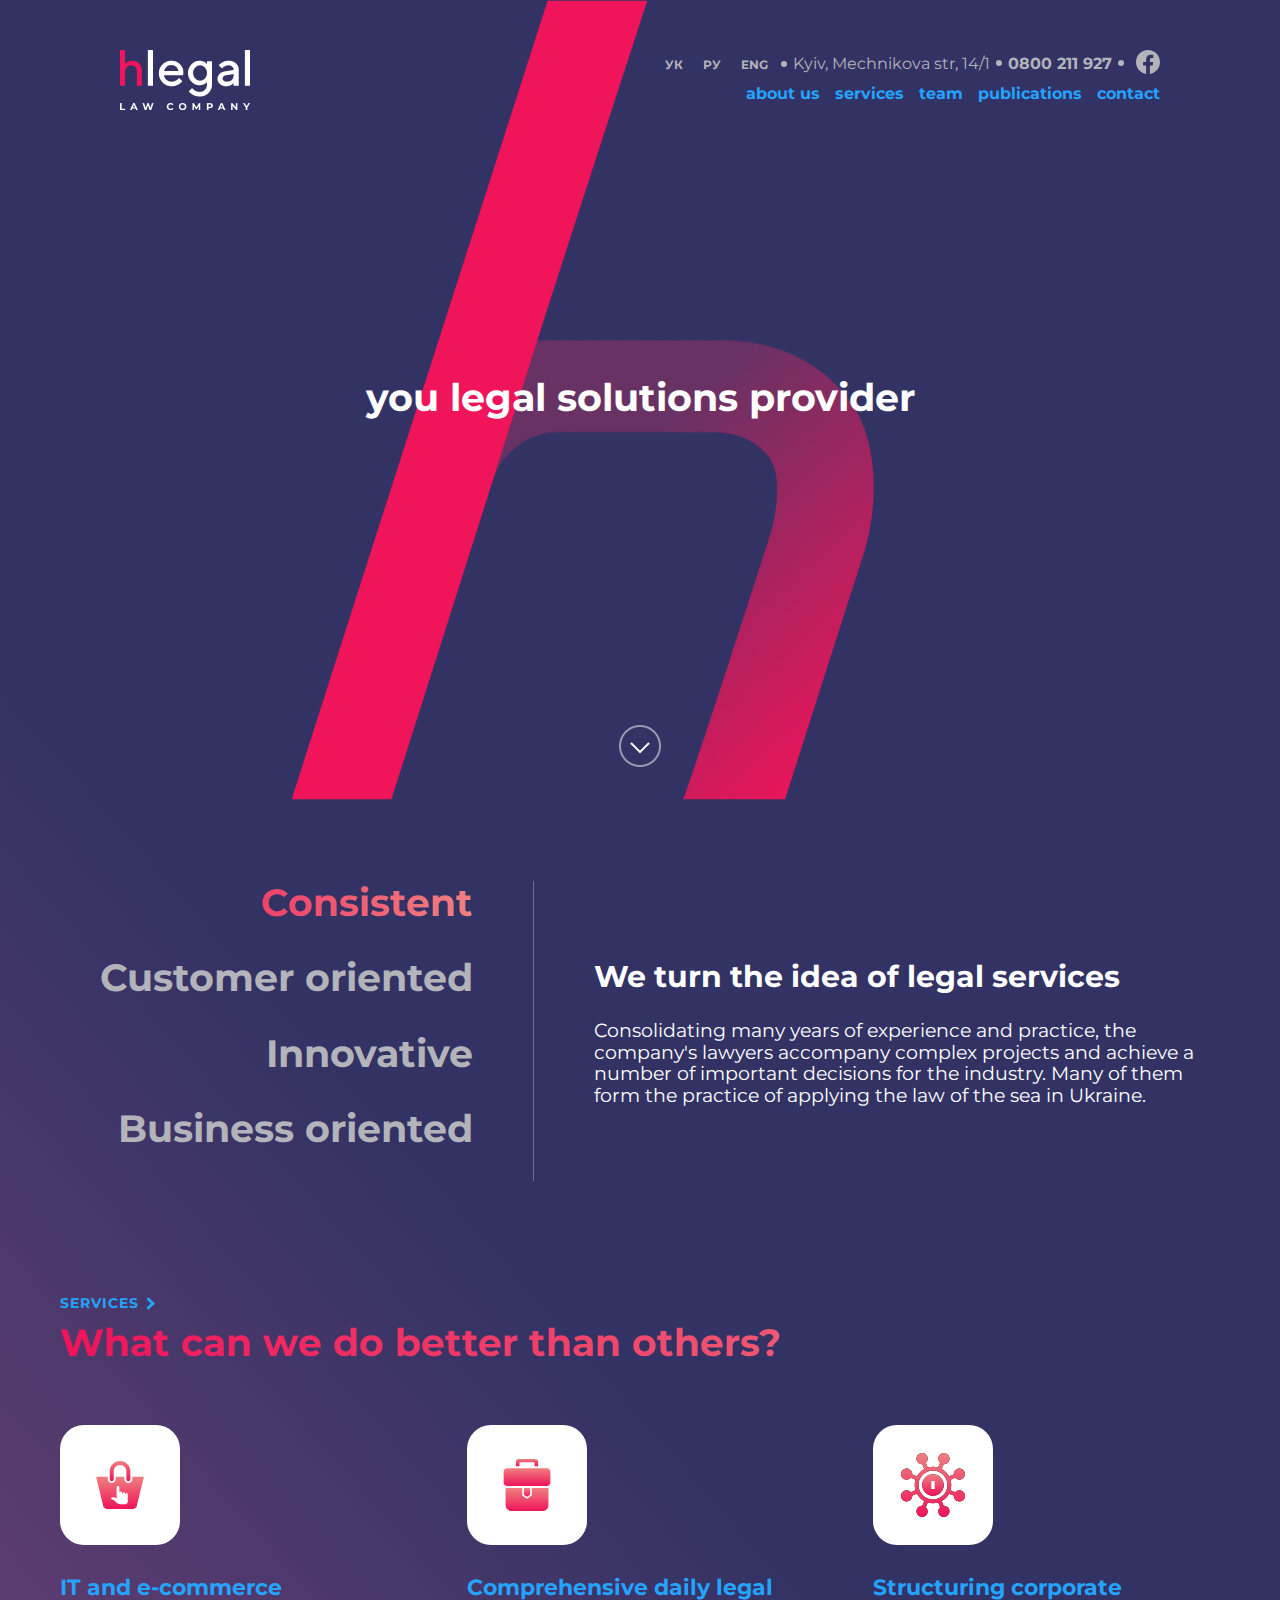
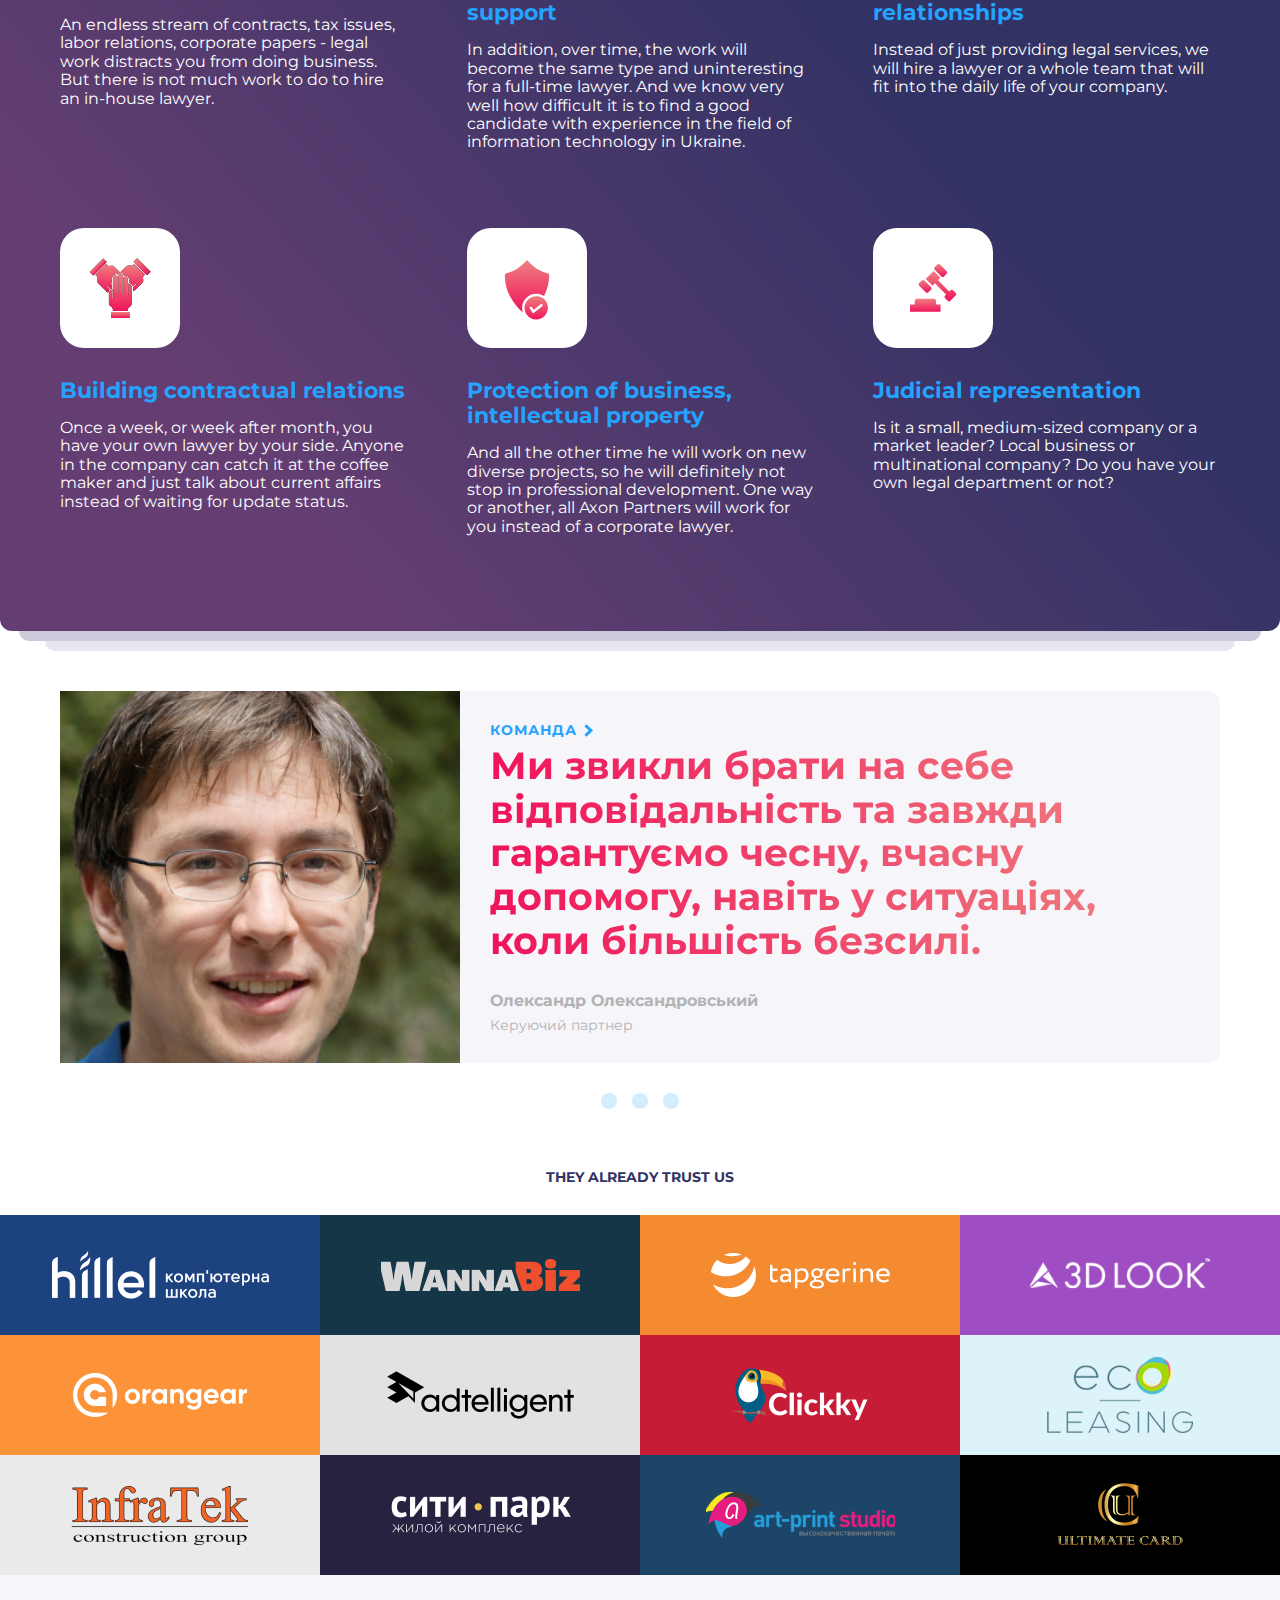
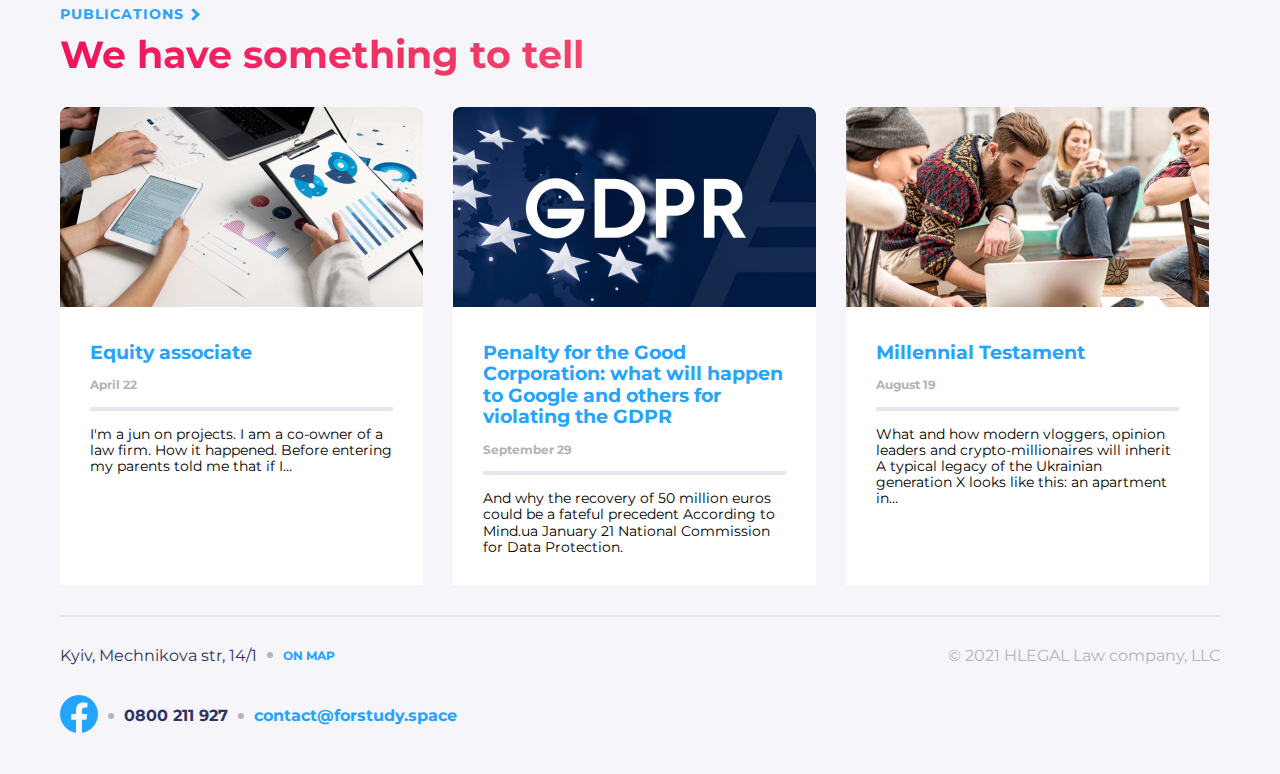
<file: index.html>
<!doctype html>
<html lang="en">
<head>
    <meta charset="UTF-8">
    <meta name="viewport"
          content="width=device-width, user-scalable=no, initial-scale=1.0, maximum-scale=1.0, minimum-scale=1.0">
    <meta http-equiv="X-UA-Compatible" content="ie=edge">
    <title>Hlegal | Main</title>
    <link rel="stylesheet" href="./css/style.css">
    <link rel="stylesheet" href="./css/normalize.css">
    <link rel="preconnect" href="https://fonts.googleapis.com">
    <link rel="preconnect" href="https://fonts.gstatic.com" crossorigin>
    <link href="https://fonts.googleapis.com/css2?family=Montserrat:wght@400;700&display=swap" rel="stylesheet">
</head>
<body>
<header class="header center">
    <div class="header-image"><img src="./img/Symbol.png" alt="symbol"></div>
    <section class="header__navigation">
        <article class="navigation-contacts">
            <div class="navigation-contacts-logo">
                <a href="#" class="logo">
                    <img src="./img/Logo-homepage.png" alt="logo">
                </a>
            </div>
            <div class="navigation-contacts-info">
                <a href="#" class="language">ук</a>
                <a href="#" class="language">ру</a>
                <a href="#" class="language">eng</a>
                <span class="info-address">Kyiv, Mechnikova str, 14/1</span>
                <span class="info-tel">0800 211 927</span>
                <a href="#" class="facebook">
                    <svg width="24" height="24" viewBox="0 0 24 24" fill="none" xmlns="http://www.w3.org/2000/svg">
                        <path d="M24 12.0733C24 5.40541 18.6274 0 12 0C5.37258 0 0 5.40541 0 12.0733C0 18.0995 4.38823 23.0943 10.125 24V15.5633H7.07813V12.0733H10.125V9.41343C10.125 6.38755 11.9165 4.71615 14.6576 4.71615C15.9705 4.71615 17.3438 4.95195 17.3438 4.95195V7.92313H15.8306C14.3399 7.92313 13.875 8.85379 13.875 9.80857V12.0733H17.2031L16.6711 15.5633H13.875V24C19.6118 23.0943 24 18.0995 24 12.0733Z"
                              fill="#ffff"/>
                    </svg>
                </a>
            </div>
        </article>
        <article class="navigation-list">
            <input type="checkbox" class="visually-hidden" id="nav-toggler">
            <label for="nav-toggler" class="header__toggler">
               <span></span><span></span><span></span>
            </label>
            <div class="curtain"></div>
            <div class="navigation-list-items">
                <ul class="navigation-items">
                    <li class="navigation-item">
                        <a href="about.html" target="_blank">about us</a>
                    </li>
                    <li class="navigation-item">
                        <a href=""№>services</a>
                    </li>
                    <li class="navigation-item">
                        <a href="№">team</a>
                    </li>
                    <li class="navigation-item">
                        <a href="№">publications</a>
                    </li>
                    <li class="navigation-item">
                        <a href="№">contact</a>
                    </li>
                </ul>
            </div>
        </article>
    </section>
    <section class="header__hero">
        <h2 class="header__hero-title">you legal solutions provider</h2>
        <a href="#offer" class="header__hero-arrow">
        </a>
        <article class="header__hero-offer" id="offer">
            <ul class="offer-items">
                <li class="offer-item"><a href="#">Consistent</a></li>
                <li class="offer-item"><a href="#">Customer oriented</a></li>
                <li class="offer-item"><a href="#">Innovative</a></li>
                <li class="offer-item"><a href="#">Business oriented</a></li>
            </ul>
            <span class="offer-line"></span>
            <div class="offer-desc">
                <h2 class="offer-desc-title">We turn the idea of legal services</h2>
                <p class="offer-desc-text">Consolidating many years of experience and practice, the company's
                    lawyers accompany complex projects and achieve a number of important decisions for the industry.
                    Many of them form the practice of applying the law of the sea in Ukraine.</p>
            </div>
        </article>
    </section>
    <section class="header__cards">
        <a href="" class="header__cards-link link-arrow">Services <i class="arrow right"></i></a>
        <h2 class="header__cards-title gradient-title">What can we do better than others?</h2>
        <article class="header__cards-items">
            <div class="cards-item">
                <a href="#" class="cards-item-img">
                    <svg width="64" height="64" viewBox="0 0 64 64" fill="none" xmlns="http://www.w3.org/2000/svg">
                        <path d="M23.7339 28.125C24.8379 28.125 25.7339 27.229 25.7339 26.125V18.325C25.7339 14.838 28.5709 12 32.0579 12C35.5449 12 38.3829 14.838 38.3829 18.325V26.125C38.3829 27.229 39.2779 28.125 40.3829 28.125C41.4869 28.125 42.3829 27.229 42.3829 26.125V18.325C42.3839 12.632 37.7519 8 32.0579 8C26.3659 8 21.7339 12.632 21.7339 18.325V26.125C21.7339 27.229 22.6299 28.125 23.7339 28.125Z"
                              fill="url(#paint0_linear_22728_7131)"/>
                        <path d="M55 23.6309H44.384V26.1249C44.384 28.3309 42.59 30.1249 40.384 30.1249C38.178 30.1249 36.384 28.3309 36.384 26.1249V23.6309H27.735V26.1249C27.735 28.3309 25.941 30.1249 23.735 30.1249C21.529 30.1249 19.735 28.3309 19.735 26.1249V23.6309H8.99997C8.44797 23.6309 8.10697 24.0659 8.23797 24.6019L15.236 53.0989C15.658 54.7009 17.344 55.9999 19 55.9999H45C46.658 55.9999 48.342 54.7009 48.766 53.0989L55.762 24.6019C55.893 24.0649 55.553 23.6309 55 23.6309Z"
                              fill="url(#paint1_linear_22728_7131)"/>
                        <path d="M28.6001 34.4C28.6001 33.6265 29.2266 33 30.0001 33C30.7736 33 31.4001 33.6265 31.4001 34.4V41.35L31.4001 40C31.4001 39.2265 32.0266 38.6 32.8001 38.6C33.5736 38.6 34.2001 39.2265 34.2001 40V41.6764C34.2127 40.9141 34.8346 39.3 35.6 39.3C36.3731 39.3 36.9999 39.9268 37 40.7C37 40.7 37.0411 41.7411 37.1332 41.8033C37.3572 41.3285 37.8402 40 38.4 40C39.1732 40 39.8 40.6268 39.8 41.4V48.4C39.8 49.9463 38.5463 51.2 37 51.2H32.3198C30.8344 51.2 29.4099 50.6099 28.3599 49.5599L26.15 47.35L23 45.9402C23.0051 44.6033 24.0526 44.2 25.1 44.2C26.0023 44.2 26.8136 44.3407 28.6 45.25L28.6001 34.4Z"
                              fill="white"/>
                        <defs>
                            <linearGradient id="paint0_linear_22728_7131" x1="32.0584" y1="8" x2="32.0584" y2="28.125"
                                            gradientUnits="userSpaceOnUse">
                                <stop stop-color="#EF8080"/>
                                <stop offset="1" stop-color="#F0145A"/>
                            </linearGradient>
                            <linearGradient id="paint1_linear_22728_7131" x1="32" y1="23.6309" x2="32" y2="55.9999"
                                            gradientUnits="userSpaceOnUse">
                                <stop stop-color="#EF8080"/>
                                <stop offset="1" stop-color="#F0145A"/>
                            </linearGradient>
                        </defs>
                    </svg>
                </a>
                <a href="" class="cards-item-subtitle">
                    <h3>IT and e-commerce</h3>
                </a>
                <p class="cards-item-desc">An endless stream of contracts, tax issues, labor relations, corporate
                    papers - legal work distracts you from doing business. But there is not much work to do to hire an
                    in-house lawyer.</p>
            </div>
            <div class="cards-item">
                <a href="#" class="cards-item-img">
                    <svg width="64" height="64" viewBox="0 0 64 64" fill="none" xmlns="http://www.w3.org/2000/svg">
                        <path fill-rule="evenodd" clip-rule="evenodd"
                              d="M53.4513 35.0762V52.3713C53.4513 55.4647 51.027 57.9997 48.0632 57.9997H15.9702C13.0064 57.9997 10.5822 55.4647 10.5822 52.3713V35.0762H27.2482V42.587L32.0167 45.7204L36.7852 42.587V35.0762H53.4513Z"
                              fill="url(#paint0_linear_22728_7137)"/>
                        <path fill-rule="evenodd" clip-rule="evenodd"
                              d="M28.9185 35.0762V41.6847L32.0166 43.7202L35.1147 41.6847V35.0762H28.9185Z"
                              fill="url(#paint1_linear_22728_7137)"/>
                        <path fill-rule="evenodd" clip-rule="evenodd"
                              d="M12.0734 15.1426H51.9599C53.8423 15.1426 55.3808 16.8507 55.3808 18.938V29.1912C55.3808 31.2786 53.8423 32.9867 51.9599 32.9867H36.314H27.7194H12.0734C10.191 32.9867 8.65259 31.2786 8.65259 29.1912V18.938C8.65259 16.8507 10.191 15.1426 12.0734 15.1426Z"
                              fill="url(#paint2_linear_22728_7137)"/>
                        <path fill-rule="evenodd" clip-rule="evenodd"
                              d="M23.7119 5.95508H40.3214C41.8646 5.95508 43.1274 7.21788 43.1274 8.76103V13.1384H39.5699V10.5516C39.5699 9.8542 38.9998 9.2817 38.3024 9.2817H25.731C25.0336 9.2817 24.4635 9.8542 24.4635 10.5516V13.1384H20.9059V8.76103C20.9059 7.21788 22.1687 5.95508 23.7119 5.95508Z"
                              fill="url(#paint3_linear_22728_7137)"/>
                        <defs>
                            <linearGradient id="paint0_linear_22728_7137" x1="32.0167" y1="35.0762" x2="32.0167"
                                            y2="57.9997" gradientUnits="userSpaceOnUse">
                                <stop stop-color="#EF8080"/>
                                <stop offset="1" stop-color="#F0145A"/>
                            </linearGradient>
                            <linearGradient id="paint1_linear_22728_7137" x1="32.0166" y1="35.0762" x2="32.0166"
                                            y2="43.7202" gradientUnits="userSpaceOnUse">
                                <stop stop-color="#EF8080"/>
                                <stop offset="1" stop-color="#F0145A"/>
                            </linearGradient>
                            <linearGradient id="paint2_linear_22728_7137" x1="32.0167" y1="15.1426" x2="32.0167"
                                            y2="32.9867" gradientUnits="userSpaceOnUse">
                                <stop stop-color="#EF8080"/>
                                <stop offset="1" stop-color="#F0145A"/>
                            </linearGradient>
                            <linearGradient id="paint3_linear_22728_7137" x1="32.0167" y1="5.95508" x2="32.0167"
                                            y2="13.1384" gradientUnits="userSpaceOnUse">
                                <stop stop-color="#EF8080"/>
                                <stop offset="1" stop-color="#F0145A"/>
                            </linearGradient>
                        </defs>
                    </svg>
                </a>
                <a href="" class="cards-item-subtitle">
                    <h3>Comprehensive daily legal support</h3>
                </a>
                <p class="cards-item-desc">In addition, over time, the work will become the same type and uninteresting
                    for a full-time lawyer. And we know very well how difficult it is to find a good candidate with
                    experience in the field of information technology in Ukraine.</p>
            </div>
            <div class="cards-item">
                <a href="#" class="cards-item-img">
                    <svg width="64" height="64" viewBox="0 0 64 64" fill="none" xmlns="http://www.w3.org/2000/svg">
                        <g clip-path="url(#clip0_22728_7150)">
                            <path d="M60.5264 37.7273C59.8389 37.4426 59.1151 37.2982 58.3752 37.2982C56.7435 37.2982 55.2362 37.9946 54.1896 39.1615L52.9696 38.6562L49.4895 37.2147C49.9834 35.5616 50.2499 33.8113 50.2499 31.9998C50.2499 30.1883 49.9832 28.4381 49.4895 26.7849L52.9696 25.3435L54.1896 24.8381C55.2362 26.0051 56.7435 26.7014 58.3752 26.7014C59.1151 26.7014 59.8389 26.5571 60.5264 26.2722C63.3917 25.0852 64.7575 21.7883 63.5705 18.9227C62.6965 16.8128 60.656 15.4493 58.3722 15.4493C57.6324 15.4493 56.9086 15.5937 56.2211 15.8786C53.9629 16.814 52.6374 19.0598 52.7574 21.3722L51.5303 21.8805L48.0513 23.3215C46.3611 20.208 43.7916 17.6383 40.6781 15.9483L42.1191 12.4694L42.6269 11.2436C42.7253 11.2487 42.8239 11.2517 42.9229 11.2517C45.2068 11.2517 47.2471 9.88836 48.1213 7.77836C49.3081 4.91287 47.9425 1.61587 45.077 0.428874C44.3894 0.144375 43.6658 0 42.9259 0C40.642 0 38.6017 1.36337 37.7275 3.47337C36.7922 5.73161 37.4429 8.25698 39.1629 9.80723L38.6564 11.0301L37.2149 14.5102C35.5618 14.0165 33.8115 13.7498 32 13.7498C30.1885 13.7498 28.4383 14.0165 26.7852 14.5102L25.3437 11.0301L24.8372 9.80723C26.5572 8.25698 27.2079 5.73161 26.2725 3.47324C25.3984 1.36337 23.3578 0 21.0741 0C20.3342 0 19.6104 0.144375 18.9229 0.429249C16.0576 1.61625 14.6918 4.91312 15.8788 7.77874C16.7528 9.88861 18.7933 11.2521 21.0771 11.2521C21.1761 11.2521 21.2747 11.2491 21.3731 11.244L21.8808 12.4697L23.3218 15.9487C20.2083 17.6388 17.6387 20.2083 15.9487 23.3218L12.4697 21.8808L11.2426 21.3726C11.3626 19.0602 10.0371 16.8143 7.77883 15.8788C7.09133 15.5941 6.36758 15.4497 5.62771 15.4497C3.34384 15.4497 1.30347 16.8131 0.429344 18.9231C-0.757529 21.7886 0.608094 25.0856 3.47359 26.2726C4.16109 26.5573 4.88484 26.7017 5.62471 26.7017C7.25646 26.7017 8.7637 26.0053 9.81033 24.8383L11.0303 25.3437L14.5104 26.7852C14.0166 28.4383 13.7501 30.1886 13.7501 32.0001C13.7501 33.8116 14.0167 35.5618 14.5104 37.2149L11.0302 38.6562L9.8102 39.1615C8.76358 37.9946 7.25633 37.2982 5.62458 37.2982C4.88471 37.2982 4.16096 37.4426 3.47346 37.7274C0.608094 38.9144 -0.757654 42.2113 0.429344 45.0769C1.30334 47.1868 3.34384 48.5503 5.62758 48.5503C6.36746 48.5503 7.09121 48.4059 7.77871 48.121C10.037 47.1857 11.3624 44.9398 11.2424 42.6274L12.4696 42.1192L15.9486 40.6782C17.6387 43.7917 20.2082 46.3613 23.3217 48.0513L21.8807 51.5303L21.3729 52.756C21.2746 52.7509 21.1759 52.7479 21.0769 52.7479C18.7931 52.7479 16.7527 54.1113 15.8786 56.2213C14.6917 59.0868 16.0573 62.3838 18.9228 63.5708C19.6103 63.8555 20.3341 63.9999 21.0739 63.9999C23.3578 63.9999 25.3982 62.6365 26.2723 60.5265C27.2077 58.2683 26.5569 55.7429 24.8369 54.1926L25.3434 52.9698L26.7849 49.4897C28.438 49.9834 30.1883 50.25 31.9998 50.25C33.8113 50.25 35.5615 49.9834 37.2146 49.4897L38.6561 52.9698L39.1626 54.1926C37.4426 55.7429 36.7919 58.2683 37.7273 60.5266C38.6013 62.6365 40.6418 64 42.9255 64C43.6654 64 44.3891 63.8556 45.0766 63.5708C47.942 62.3838 49.3078 59.0869 48.1208 56.2213C47.2468 54.1114 45.2063 52.7479 42.9225 52.7479C42.8235 52.7479 42.7249 52.7509 42.6265 52.756L42.1188 51.5303L40.6778 48.0513C43.7913 46.3612 46.3609 43.7917 48.0509 40.6782L51.5299 42.1192L52.757 42.6274C52.637 44.9398 53.9625 47.1857 56.2207 48.1212C56.9082 48.4059 57.632 48.5503 58.3719 48.5503C60.6557 48.5503 62.6961 47.1869 63.5702 45.0769C64.7575 42.2113 63.392 38.9143 60.5264 37.7273ZM32 46.4998C24.0048 46.4998 17.5001 39.995 17.5001 31.9998C17.5001 24.0046 24.0048 17.4998 32 17.4998C39.9953 17.4998 46.5 24.0046 46.5 31.9998C46.5 39.995 39.9951 46.4998 32 46.4998Z"
                                  fill="black"/>
                            <path d="M60.5264 37.7273C59.8389 37.4426 59.1151 37.2982 58.3752 37.2982C56.7435 37.2982 55.2362 37.9946 54.1896 39.1615L52.9696 38.6562L49.4895 37.2147C49.9834 35.5616 50.2499 33.8113 50.2499 31.9998C50.2499 30.1883 49.9832 28.4381 49.4895 26.7849L52.9696 25.3435L54.1896 24.8381C55.2362 26.0051 56.7435 26.7014 58.3752 26.7014C59.1151 26.7014 59.8389 26.5571 60.5264 26.2722C63.3917 25.0852 64.7575 21.7883 63.5705 18.9227C62.6965 16.8128 60.656 15.4493 58.3722 15.4493C57.6324 15.4493 56.9086 15.5937 56.2211 15.8786C53.9629 16.814 52.6374 19.0598 52.7574 21.3722L51.5303 21.8805L48.0513 23.3215C46.3611 20.208 43.7916 17.6383 40.6781 15.9483L42.1191 12.4694L42.6269 11.2436C42.7253 11.2487 42.8239 11.2517 42.9229 11.2517C45.2068 11.2517 47.2471 9.88836 48.1213 7.77836C49.3081 4.91287 47.9425 1.61587 45.077 0.428874C44.3894 0.144375 43.6658 0 42.9259 0C40.642 0 38.6017 1.36337 37.7275 3.47337C36.7922 5.73161 37.4429 8.25698 39.1629 9.80723L38.6564 11.0301L37.2149 14.5102C35.5618 14.0165 33.8115 13.7498 32 13.7498C30.1885 13.7498 28.4383 14.0165 26.7852 14.5102L25.3437 11.0301L24.8372 9.80723C26.5572 8.25698 27.2079 5.73161 26.2725 3.47324C25.3984 1.36337 23.3578 0 21.0741 0C20.3342 0 19.6104 0.144375 18.9229 0.429249C16.0576 1.61625 14.6918 4.91312 15.8788 7.77874C16.7528 9.88861 18.7933 11.2521 21.0771 11.2521C21.1761 11.2521 21.2747 11.2491 21.3731 11.244L21.8808 12.4697L23.3218 15.9487C20.2083 17.6388 17.6387 20.2083 15.9487 23.3218L12.4697 21.8808L11.2426 21.3726C11.3626 19.0602 10.0371 16.8143 7.77883 15.8788C7.09133 15.5941 6.36758 15.4497 5.62771 15.4497C3.34384 15.4497 1.30347 16.8131 0.429344 18.9231C-0.757529 21.7886 0.608094 25.0856 3.47359 26.2726C4.16109 26.5573 4.88484 26.7017 5.62471 26.7017C7.25646 26.7017 8.7637 26.0053 9.81033 24.8383L11.0303 25.3437L14.5104 26.7852C14.0166 28.4383 13.7501 30.1886 13.7501 32.0001C13.7501 33.8116 14.0167 35.5618 14.5104 37.2149L11.0302 38.6562L9.8102 39.1615C8.76358 37.9946 7.25633 37.2982 5.62458 37.2982C4.88471 37.2982 4.16096 37.4426 3.47346 37.7274C0.608094 38.9144 -0.757654 42.2113 0.429344 45.0769C1.30334 47.1868 3.34384 48.5503 5.62758 48.5503C6.36746 48.5503 7.09121 48.4059 7.77871 48.121C10.037 47.1857 11.3624 44.9398 11.2424 42.6274L12.4696 42.1192L15.9486 40.6782C17.6387 43.7917 20.2082 46.3613 23.3217 48.0513L21.8807 51.5303L21.3729 52.756C21.2746 52.7509 21.1759 52.7479 21.0769 52.7479C18.7931 52.7479 16.7527 54.1113 15.8786 56.2213C14.6917 59.0868 16.0573 62.3838 18.9228 63.5708C19.6103 63.8555 20.3341 63.9999 21.0739 63.9999C23.3578 63.9999 25.3982 62.6365 26.2723 60.5265C27.2077 58.2683 26.5569 55.7429 24.8369 54.1926L25.3434 52.9698L26.7849 49.4897C28.438 49.9834 30.1883 50.25 31.9998 50.25C33.8113 50.25 35.5615 49.9834 37.2146 49.4897L38.6561 52.9698L39.1626 54.1926C37.4426 55.7429 36.7919 58.2683 37.7273 60.5266C38.6013 62.6365 40.6418 64 42.9255 64C43.6654 64 44.3891 63.8556 45.0766 63.5708C47.942 62.3838 49.3078 59.0869 48.1208 56.2213C47.2468 54.1114 45.2063 52.7479 42.9225 52.7479C42.8235 52.7479 42.7249 52.7509 42.6265 52.756L42.1188 51.5303L40.6778 48.0513C43.7913 46.3612 46.3609 43.7917 48.0509 40.6782L51.5299 42.1192L52.757 42.6274C52.637 44.9398 53.9625 47.1857 56.2207 48.1212C56.9082 48.4059 57.632 48.5503 58.3719 48.5503C60.6557 48.5503 62.6961 47.1869 63.5702 45.0769C64.7575 42.2113 63.392 38.9143 60.5264 37.7273ZM32 46.4998C24.0048 46.4998 17.5001 39.995 17.5001 31.9998C17.5001 24.0046 24.0048 17.4998 32 17.4998C39.9953 17.4998 46.5 24.0046 46.5 31.9998C46.5 39.995 39.9951 46.4998 32 46.4998Z"
                                  fill="url(#paint0_linear_22728_7150)"/>
                            <path d="M32.0001 21.25C26.0726 21.25 21.2501 26.0725 21.2501 32C21.2501 37.9275 26.0726 42.75 32.0001 42.75C37.9276 42.75 42.7501 37.9275 42.7501 32C42.7501 26.0725 37.9276 21.25 32.0001 21.25ZM33.8751 36.125H30.1251V27.875H33.8751V36.125Z"
                                  fill="black"/>
                            <path d="M32.0001 21.25C26.0726 21.25 21.2501 26.0725 21.2501 32C21.2501 37.9275 26.0726 42.75 32.0001 42.75C37.9276 42.75 42.7501 37.9275 42.7501 32C42.7501 26.0725 37.9276 21.25 32.0001 21.25ZM33.8751 36.125H30.1251V27.875H33.8751V36.125Z"
                                  fill="url(#paint1_linear_22728_7150)"/>
                        </g>
                        <defs>
                            <linearGradient id="paint0_linear_22728_7150" x1="31.9999" y1="0" x2="31.9999" y2="64"
                                            gradientUnits="userSpaceOnUse">
                                <stop stop-color="#EF8080"/>
                                <stop offset="1" stop-color="#F0145A"/>
                            </linearGradient>
                            <linearGradient id="paint1_linear_22728_7150" x1="32.0001" y1="21.25" x2="32.0001"
                                            y2="42.75" gradientUnits="userSpaceOnUse">
                                <stop stop-color="#EF8080"/>
                                <stop offset="1" stop-color="#F0145A"/>
                            </linearGradient>
                            <clipPath id="clip0_22728_7150">
                                <rect width="64" height="64" fill="white"/>
                            </clipPath>
                        </defs>
                    </svg>
                </a>
                <a href="" class="cards-item-subtitle">
                    <h3>Structuring corporate relationships</h3>
                </a>
                <p class="cards-item-desc">Instead of just providing legal services, we will hire a lawyer or a whole
                    team that will fit into the daily life of your company.</p>
            </div>
            <div class="cards-item">
                <a href="#" class="cards-item-img">
                    <svg width="64" height="64" viewBox="0 0 64 64" fill="none" xmlns="http://www.w3.org/2000/svg">
                        <path d="M42.0057 56H23.0057V62H42.0057V56Z" fill="black"/>
                        <path d="M42.0057 56H23.0057V62H42.0057V56Z" fill="url(#paint0_linear_22728_7167)"/>
                        <path d="M15.1727 2.45168L1.73761 15.8867L5.27315 19.4223L18.7082 5.98722L15.1727 2.45168Z"
                              fill="black"/>
                        <path d="M15.1727 2.45168L1.73761 15.8867L5.27315 19.4223L18.7082 5.98722L15.1727 2.45168Z"
                              fill="url(#paint1_linear_22728_7167)"/>
                        <path d="M49.1127 2.3219L45.5771 5.85742L59.0122 19.2925L62.5477 15.757L49.1127 2.3219Z"
                              fill="black"/>
                        <path d="M49.1127 2.3219L45.5771 5.85742L59.0122 19.2925L62.5477 15.757L49.1127 2.3219Z"
                              fill="url(#paint2_linear_22728_7167)"/>
                        <path d="M44.5563 9.70648L41.865 9.59241C41.089 9.48286 40.2981 9.55517 39.5548 9.80362C38.8115 10.0521 38.1361 10.4699 37.5819 11.024L32.0774 16.5285L26.3239 10.775C25.8243 10.2869 25.2011 9.94433 24.5213 9.78417C23.8415 9.624 23.1309 9.6523 22.466 9.86603C21.8388 10.0568 21.1715 10.0735 20.5355 9.91444C19.8994 9.75537 19.3186 9.42646 18.855 8.96288L18.0011 8.109L7.39447 18.7156L9.12247 20.4436L9.00839 23.1348C8.89885 23.9108 8.97115 24.7017 9.2196 25.445C9.46805 26.1884 9.88584 26.8638 10.44 27.418L20.0524 37.0304C20.1809 35.7686 20.7855 34.6032 21.7431 33.7715L18.7482 30.7765L19.4553 30.0695L22.5835 33.1977C23.0269 32.9452 23.5067 32.7629 24.0059 32.6571V28.9632L22.2837 27.241L22.9908 26.5339L24.0059 27.5489V22.1991C23.9947 21.3148 24.3086 20.4572 24.8878 19.789C25.4671 19.1208 26.2715 18.6885 27.1484 18.5741C27.4792 18.542 27.8127 18.5571 28.1392 18.6189L26.9097 17.3894L27.6169 16.6823L29.413 18.4785C29.7311 17.8621 30.2232 17.3527 30.8283 17.0135C31.4333 16.6742 32.1246 16.5201 32.8164 16.5702C33.6513 16.6677 34.4258 17.0542 35.0056 17.6628C35.5854 18.2713 35.9341 19.0636 35.9912 19.9022C36.5595 19.632 37.1893 19.5175 37.8164 19.5702C38.7075 19.6768 39.5272 20.1107 40.1165 20.7875C40.7059 21.4644 41.0228 22.336 41.0058 23.2333V26.6571C41.9159 26.8472 42.755 27.287 43.4291 27.9274C44.1031 28.5677 44.5855 29.3832 44.8219 30.2823L47.6105 27.4938L48.3176 28.2009L45.0023 31.5162C45.0024 31.5299 45.0059 31.5427 45.0059 31.5565V34.8766C45.9043 34.7826 46.7436 34.3844 47.3848 33.7481L54.2249 26.908C54.713 26.4084 55.0556 25.7852 55.2157 25.1054C55.3759 24.4256 55.3475 23.715 55.1338 23.0501C54.943 22.4228 54.9263 21.7555 55.0854 21.1195C55.2445 20.4835 55.5734 19.9026 56.037 19.439L56.8909 18.5851L46.2843 7.97852L44.5563 9.70648Z"
                              fill="black"/>
                        <path d="M44.5563 9.70648L41.865 9.59241C41.089 9.48286 40.2981 9.55517 39.5548 9.80362C38.8115 10.0521 38.1361 10.4699 37.5819 11.024L32.0774 16.5285L26.3239 10.775C25.8243 10.2869 25.2011 9.94433 24.5213 9.78417C23.8415 9.624 23.1309 9.6523 22.466 9.86603C21.8388 10.0568 21.1715 10.0735 20.5355 9.91444C19.8994 9.75537 19.3186 9.42646 18.855 8.96288L18.0011 8.109L7.39447 18.7156L9.12247 20.4436L9.00839 23.1348C8.89885 23.9108 8.97115 24.7017 9.2196 25.445C9.46805 26.1884 9.88584 26.8638 10.44 27.418L20.0524 37.0304C20.1809 35.7686 20.7855 34.6032 21.7431 33.7715L18.7482 30.7765L19.4553 30.0695L22.5835 33.1977C23.0269 32.9452 23.5067 32.7629 24.0059 32.6571V28.9632L22.2837 27.241L22.9908 26.5339L24.0059 27.5489V22.1991C23.9947 21.3148 24.3086 20.4572 24.8878 19.789C25.4671 19.1208 26.2715 18.6885 27.1484 18.5741C27.4792 18.542 27.8127 18.5571 28.1392 18.6189L26.9097 17.3894L27.6169 16.6823L29.413 18.4785C29.7311 17.8621 30.2232 17.3527 30.8283 17.0135C31.4333 16.6742 32.1246 16.5201 32.8164 16.5702C33.6513 16.6677 34.4258 17.0542 35.0056 17.6628C35.5854 18.2713 35.9341 19.0636 35.9912 19.9022C36.5595 19.632 37.1893 19.5175 37.8164 19.5702C38.7075 19.6768 39.5272 20.1107 40.1165 20.7875C40.7059 21.4644 41.0228 22.336 41.0058 23.2333V26.6571C41.9159 26.8472 42.755 27.287 43.4291 27.9274C44.1031 28.5677 44.5855 29.3832 44.8219 30.2823L47.6105 27.4938L48.3176 28.2009L45.0023 31.5162C45.0024 31.5299 45.0059 31.5427 45.0059 31.5565V34.8766C45.9043 34.7826 46.7436 34.3844 47.3848 33.7481L54.2249 26.908C54.713 26.4084 55.0556 25.7852 55.2157 25.1054C55.3759 24.4256 55.3475 23.715 55.1338 23.0501C54.943 22.4228 54.9263 21.7555 55.0854 21.1195C55.2445 20.4835 55.5734 19.9026 56.037 19.439L56.8909 18.5851L46.2843 7.97852L44.5563 9.70648Z"
                              fill="url(#paint3_linear_22728_7167)"/>
                        <path d="M29.8804 21.6901C29.8044 21.0405 29.476 20.4468 28.966 20.0373C28.4559 19.6278 27.8053 19.4353 27.1546 19.5015C26.5234 19.5886 25.9463 19.9046 25.5329 20.3894C25.1194 20.8742 24.8986 21.4941 24.9124 22.1311V33.4885C23.8515 33.4885 22.8341 33.9099 22.0839 34.66C21.3338 35.4102 20.9124 36.4276 20.9124 37.4885V47.1619C20.9205 47.8603 21.1189 48.5432 21.4864 49.1371C21.8538 49.7311 22.3763 50.2135 22.9976 50.5325C23.576 50.8412 24.0597 51.3012 24.3969 51.8634C24.7342 52.4256 24.9123 53.0689 24.9124 53.7245V54.9321H39.9124V52.4885L41.896 50.6661C42.5222 50.1948 43.0303 49.5844 43.3803 48.8831C43.7302 48.1818 43.9123 47.4088 43.9124 46.6251V31.4885C43.9124 30.4276 43.4909 29.4102 42.7408 28.66C41.9906 27.9099 40.9732 27.4885 39.9124 27.4885V23.1659C39.9293 22.5187 39.7062 21.888 39.286 21.3955C38.8657 20.903 38.2781 20.5834 37.6362 20.4983C37.0063 20.4426 36.3787 20.6285 35.8807 21.0183C35.3826 21.408 35.0513 21.9725 34.9539 22.5974H35.4124V38.0407H34.4124V22.5974H34.9124V20.1659C34.9293 19.5187 34.7062 18.888 34.286 18.3955C33.8657 17.903 33.2781 17.5834 32.6362 17.4983C32.2904 17.4673 31.942 17.5086 31.613 17.6196C31.2841 17.7306 30.9819 17.909 30.7256 18.1432C30.4694 18.3775 30.2647 18.6625 30.1247 18.9802C29.9847 19.2979 29.9124 19.6413 29.9124 19.9885V21.6901H30.4124V37.1335H29.4124V21.6901H29.8804ZM25.3115 42.0407H24.3115V34.0407H25.3115V42.0407ZM39.4124 27.799H40.4124V38.2423H39.4124V27.799Z"
                              fill="black"/>
                        <path d="M29.8804 21.6901C29.8044 21.0405 29.476 20.4468 28.966 20.0373C28.4559 19.6278 27.8053 19.4353 27.1546 19.5015C26.5234 19.5886 25.9463 19.9046 25.5329 20.3894C25.1194 20.8742 24.8986 21.4941 24.9124 22.1311V33.4885C23.8515 33.4885 22.8341 33.9099 22.0839 34.66C21.3338 35.4102 20.9124 36.4276 20.9124 37.4885V47.1619C20.9205 47.8603 21.1189 48.5432 21.4864 49.1371C21.8538 49.7311 22.3763 50.2135 22.9976 50.5325C23.576 50.8412 24.0597 51.3012 24.3969 51.8634C24.7342 52.4256 24.9123 53.0689 24.9124 53.7245V54.9321H39.9124V52.4885L41.896 50.6661C42.5222 50.1948 43.0303 49.5844 43.3803 48.8831C43.7302 48.1818 43.9123 47.4088 43.9124 46.6251V31.4885C43.9124 30.4276 43.4909 29.4102 42.7408 28.66C41.9906 27.9099 40.9732 27.4885 39.9124 27.4885V23.1659C39.9293 22.5187 39.7062 21.888 39.286 21.3955C38.8657 20.903 38.2781 20.5834 37.6362 20.4983C37.0063 20.4426 36.3787 20.6285 35.8807 21.0183C35.3826 21.408 35.0513 21.9725 34.9539 22.5974H35.4124V38.0407H34.4124V22.5974H34.9124V20.1659C34.9293 19.5187 34.7062 18.888 34.286 18.3955C33.8657 17.903 33.2781 17.5834 32.6362 17.4983C32.2904 17.4673 31.942 17.5086 31.613 17.6196C31.2841 17.7306 30.9819 17.909 30.7256 18.1432C30.4694 18.3775 30.2647 18.6625 30.1247 18.9802C29.9847 19.2979 29.9124 19.6413 29.9124 19.9885V21.6901H30.4124V37.1335H29.4124V21.6901H29.8804ZM25.3115 42.0407H24.3115V34.0407H25.3115V42.0407ZM39.4124 27.799H40.4124V38.2423H39.4124V27.799Z"
                              fill="url(#paint4_linear_22728_7167)"/>
                        <defs>
                            <linearGradient id="paint0_linear_22728_7167" x1="32.5057" y1="56" x2="32.5057" y2="62"
                                            gradientUnits="userSpaceOnUse">
                                <stop stop-color="#EF8080"/>
                                <stop offset="1" stop-color="#F0145A"/>
                            </linearGradient>
                            <linearGradient id="paint1_linear_22728_7167" x1="8.45513" y1="9.1692" x2="11.9907"
                                            y2="12.7047" gradientUnits="userSpaceOnUse">
                                <stop stop-color="#EF8080"/>
                                <stop offset="1" stop-color="#F0145A"/>
                            </linearGradient>
                            <linearGradient id="paint2_linear_22728_7167" x1="47.3449" y1="4.08966" x2="60.78"
                                            y2="17.5247" gradientUnits="userSpaceOnUse">
                                <stop stop-color="#EF8080"/>
                                <stop offset="1" stop-color="#F0145A"/>
                            </linearGradient>
                            <linearGradient id="paint3_linear_22728_7167" x1="32.1427" y1="7.97852" x2="32.1427"
                                            y2="37.0304" gradientUnits="userSpaceOnUse">
                                <stop stop-color="#EF8080"/>
                                <stop offset="1" stop-color="#F0145A"/>
                            </linearGradient>
                            <linearGradient id="paint4_linear_22728_7167" x1="32.4124" y1="17.4883" x2="32.4124"
                                            y2="54.9321" gradientUnits="userSpaceOnUse">
                                <stop stop-color="#EF8080"/>
                                <stop offset="1" stop-color="#F0145A"/>
                            </linearGradient>
                        </defs>
                    </svg>
                </a>
                <a href="" class="cards-item-subtitle">
                    <h3>Building contractual relations</h3>
                </a>
                <p class="cards-items-desc">Once a week, or week after month, you have your own lawyer by your side.
                    Anyone in the company can catch it at the coffee maker and just talk about current affairs instead
                    of waiting for update status.</p>
            </div>
            <div class="cards-item">
                <a href="#" class="cards-item-img">
                    <svg width="64" height="64" viewBox="0 0 64 64" fill="none" xmlns="http://www.w3.org/2000/svg">
                        <path d="M41.2317 37.6961C43.5839 37.6961 45.9096 38.2844 47.9577 39.3974C48.3296 39.5979 48.6709 39.8368 49.0194 40.0667C52.3807 33.4869 54.1545 26.5278 54.1545 19.7388C54.1545 19.3573 54.1545 18.9634 54.1423 18.5696C54.1177 18.0158 53.7238 17.5358 53.1699 17.4127C45.7361 15.7881 39.0038 11.7634 33.7115 5.78193L32.9238 4.88342C32.6899 4.61268 32.3577 4.465 32.0007 4.465C31.6192 4.41579 31.3238 4.60036 31.0899 4.85885L29.8838 6.1881C24.8623 11.7142 18.5361 15.5296 11.5946 17.2281L10.7946 17.425C10.253 17.5481 9.8715 18.0281 9.85918 18.5819C9.41612 35.8865 19.6315 48.3296 24.0377 52.8834C25.2306 54.1082 26.5606 55.3256 27.8253 56.3319C27.3509 54.9011 27.0779 53.3957 27.0779 51.8499C27.0779 44.0452 33.427 37.6961 41.2317 37.6961Z"
                              fill="url(#paint0_linear_22728_7168)"/>
                        <path d="M46.7822 41.5613C45.0837 40.6382 43.1637 40.1582 41.2314 40.1582C34.7822 40.1582 29.5391 45.4013 29.5391 51.8505C29.5391 54.029 30.1299 56.1582 31.2622 57.9797C33.416 61.4628 37.133 63.5428 41.2314 63.5428C47.6683 63.5428 52.9237 58.2997 52.9237 51.8505C52.9237 47.5428 50.5729 43.6043 46.7822 41.5613ZM47.2196 50.2937L38.0747 57.4103L34.9527 52.5269C34.5862 51.9542 34.7538 51.1934 35.3265 50.8274C35.8999 50.4608 36.6613 50.6297 37.0261 51.2012L38.6937 53.8093L45.7076 48.3514C46.243 47.9337 47.0171 48.0293 47.4347 48.5666C47.8524 49.1032 47.7556 49.8767 47.2196 50.2937Z"
                              fill="url(#paint1_linear_22728_7168)"/>
                        <defs>
                            <linearGradient id="paint0_linear_22728_7168" x1="31.9999" y1="4.45703" x2="31.9999"
                                            y2="56.3319" gradientUnits="userSpaceOnUse">
                                <stop stop-color="#EF8080"/>
                                <stop offset="1" stop-color="#F0145A"/>
                            </linearGradient>
                            <linearGradient id="paint1_linear_22728_7168" x1="41.2314" y1="40.1582" x2="41.2314"
                                            y2="63.5428" gradientUnits="userSpaceOnUse">
                                <stop stop-color="#EF8080"/>
                                <stop offset="1" stop-color="#F0145A"/>
                            </linearGradient>
                        </defs>
                    </svg>
                </a>
                <a href="" class="cards-item-subtitle">
                    <h3>Protection of business, intellectual property</h3>
                </a>
                <p class="cards-items-desc">And all the other time he will work on new diverse projects, so he will
                    definitely not stop in professional development. One way or another, all Axon Partners will work for
                    you instead of a corporate lawyer.</p>
            </div>
            <div class="cards-item">
                <a href="#" class="cards-item-img">
                    <svg width="64" height="64" viewBox="0 0 64 64" fill="none" xmlns="http://www.w3.org/2000/svg">
                        <path d="M40.352 20.389C41.084 21.121 42.27 21.123 43.002 20.389L45.61 17.781C46.341 17.049 46.339 15.863 45.61 15.13L39.027 8.549C38.297 7.817 37.111 7.817 36.379 8.549L33.77 11.157C33.04 11.889 33.04 13.075 33.77 13.805L40.352 20.389Z"
                              fill="url(#paint0_linear_22728_7169)"/>
                        <path d="M24.766 36.2672C25.497 36.9962 26.683 36.9962 27.414 36.2672L30.023 33.6572C30.755 32.9272 30.755 31.7402 30.023 31.0082L23.44 24.4252C22.709 23.6952 21.523 23.6932 20.791 24.4252L18.183 27.0332C17.451 27.7652 17.453 28.9512 18.183 29.6832L24.766 36.2672Z"
                              fill="url(#paint1_linear_22728_7169)"/>
                        <path d="M54.648 36.8931L52.001 34.2431C51.267 33.5131 50.084 33.5131 49.353 34.2431L48.192 35.4031L36.987 24.1961L39.414 21.7681L32.681 15.0371L30.253 17.4651L27.161 20.5551L24.787 22.9291L31.519 29.6621L33.896 27.2891L45.099 38.4941L44.051 39.5431C43.319 40.2721 43.317 41.4591 44.051 42.1911L46.698 44.8391C47.432 45.5731 48.617 45.5731 49.348 44.8391L54.647 39.5421C55.38 38.8091 55.38 37.6251 54.648 36.8931Z"
                              fill="url(#paint2_linear_22728_7169)"/>
                        <path d="M35.077 44.9425C35.077 43.7435 34.105 42.7695 32.904 42.7695H15.936C14.736 42.7695 13.763 43.7435 13.763 44.9425V48.4695H9V55.8585H39.558V48.4695H35.077V44.9425Z"
                              fill="url(#paint3_linear_22728_7169)"/>
                        <defs>
                            <linearGradient id="paint0_linear_22728_7169" x1="39.69" y1="8" x2="39.69" y2="20.9388"
                                            gradientUnits="userSpaceOnUse">
                                <stop stop-color="#EF8080"/>
                                <stop offset="1" stop-color="#F0145A"/>
                            </linearGradient>
                            <linearGradient id="paint1_linear_22728_7169" x1="24.1034" y1="23.877" x2="24.1034"
                                            y2="36.814" gradientUnits="userSpaceOnUse">
                                <stop stop-color="#EF8080"/>
                                <stop offset="1" stop-color="#F0145A"/>
                            </linearGradient>
                            <linearGradient id="paint2_linear_22728_7169" x1="39.9919" y1="15.0371" x2="39.9919"
                                            y2="45.3896" gradientUnits="userSpaceOnUse">
                                <stop stop-color="#EF8080"/>
                                <stop offset="1" stop-color="#F0145A"/>
                            </linearGradient>
                            <linearGradient id="paint3_linear_22728_7169" x1="24.279" y1="42.7695" x2="24.279"
                                            y2="55.8585" gradientUnits="userSpaceOnUse">
                                <stop stop-color="#EF8080"/>
                                <stop offset="1" stop-color="#F0145A"/>
                            </linearGradient>
                        </defs>
                    </svg>
                </a>
                <a href="" class="cards-item-subtitle">
                    <h3>Judicial representation</h3>
                </a>
                <p class="cards-item-desc">Is it a small, medium-sized company or a market leader? Local business or
                    multinational company? Do you have your own legal department or not?</p>
            </div>
        </article>
    </section>
</header>
<main class="main">
    <section class="main__slider center">
        <div class="slide" id="slide">
            <div class="slide-img"></div>
            <div class="slide-desk">
                <a href="" class="slide-desk-link link-arrow">команда <i class="arrow right"></i></a>
                <h2 class="slide-desk-title gradient-title">Ми звикли брати на себе відповідальність та завжди
                    гарантуємо чесну, вчасну допомогу, навіть у ситуаціях, коли більшість безсилі.</h2>
                <h3 class="slide-desk-position">Олександр Олександровський</h3>
                <p class="slide-desk-name">Керуючий партнер</p>
            </div>
        </div>
        <div class="slider-nav">
            <a href="#slide"></a>
            <a href="#!"></a>
            <a href="#!"></a>
        </div>
    </section>
    <section class="main__partners">
        <p class="main_partners-title">They already trust us</p>
        <article class="main_partners-grid">
            <a href="#" class="grid-logo"><img src="img/logoPartner1.png" alt="logo1"></a>
            <a href="#" class="grid-logo"><img src="img/logoPartner2.png" alt="logo2"></a>
            <a href="#" class="grid-logo"><img src="img/logoPartner3.png" alt="logo3"></a>
            <a href="#" class="grid-logo"><img src="img/logoPartner4.png" alt="logo4"></a>
            <a href="#" class="grid-logo"><img src="img/logoPartner5.png" alt="logo5"></a>
            <a href="#" class="grid-logo"><img src="img/logoPartner6.png" alt="logo6"></a>
            <a href="#" class="grid-logo"><img src="img/logoPartner7.png" alt="logo7"></a>
            <a href="#" class="grid-logo"><img src="img/logoPartner8.png" alt="logo8"></a>
            <a href="#" class="grid-logo"><img src="img/logoPartner9.png" alt="logo9"></a>
            <a href="#" class="grid-logo"><img src="img/logoPartner10.png" alt="logo10"></a>
            <a href="#" class="grid-logo"><img src="img/logoPartner11.png" alt="logo11"></a>
            <a href="#" class="grid-logo"><img src="img/logoPartner12.png" alt="logo12"></a>
        </article>
    </section>
    <section class="main__publications center">
        <a href="" class="main__publications-link link-arrow">Publications <i class="arrow right"></i></a>
        <h2 class="main__publications-title gradient-title">We have something to tell</h2>
        <article class="main__publications-cards">
            <div class="publications-card">
                <div class="card-image">
                    <img src="img/public-card1.png" alt="card1">
                </div>
                <a href=""><h3 class="card-subtitle">Equity associate</h3></a>
                <p class="card-date">April 22</p>
                <div class="card-line">
                    <span></span>
                </div>
                <p class="card-desc">I'm a jun on projects. I am a co-owner of a law firm. How it happened. Before
                    entering my parents told me that if I…</p>
            </div>
            <div class="publications-card">
                <div class="card-image">
                    <img src="img/public-card2.png" alt="card2">
                </div>
                <a href=""><h3 class="card-subtitle">Penalty for the Good Corporation: what will happen to Google and
                    others for
                    violating the GDPR</h3></a>
                <p class="card-date">September 29</p>
                <div class="card-line">
                    <span></span>
                </div>
                <p class="card-desc">And why the recovery of 50 million euros could be a fateful precedent According to
                    Mind.ua January 21 National Commission for Data Protection.</p>
            </div>
            <div class="publications-card">
                <div class="card-image">
                    <img src="img/public-card3.png" alt="card3">
                </div>
                <a href="#"><h3 class="card-subtitle">Millennial Testament</h3></a>
                <p class="card-date">August 19</p>
                <div class="card-line">
                    <span></span>
                </div>
                <p class="card-desc">What and how modern vloggers, opinion leaders and crypto-millionaires will inherit
                    A typical legacy of the Ukrainian generation X looks like this: an apartment in…</p>
            </div>
        </article>
    </section>
</main>
<footer class="footer center">
    <div class="footer__line">
        <span></span>
    </div>
    <section class="footer__contacts">
        <article class="footer__contacts-desc">
            <div class="contacts-address">
                <span class="info-address">Kyiv, Mechnikova str, 14/1</span>
                <a href="#" class="on-map">on map</a>
            </div>
        </article>
        <article class="footer__contacts-copyrights">
            <span>© 2021 HLEGAL Law company, LLC</span>
        </article>
        <article class="footer__contacts-tel">
            <div class="contacts-tel">
                <a href="#" class="facebook">
                    <svg width="38" height="38" viewBox="0 0 38 38" fill="none" xmlns="http://www.w3.org/2000/svg">
                        <path d="M38 19.1161C38 8.55857 29.4934 0 19 0C8.50658 0 0 8.55857 0 19.1161C0 28.6575 6.94803 36.5659 16.0312 38V24.6419H11.207V19.1161H16.0312V14.9046C16.0312 10.1136 18.8678 7.46723 23.2078 7.46723C25.2866 7.46723 27.4609 7.84059 27.4609 7.84059V12.545H25.0651C22.7048 12.545 21.9688 14.0185 21.9688 15.5302V19.1161H27.2383L26.3959 24.6419H21.9688V38C31.052 36.5659 38 28.6575 38 19.1161Z"
                              fill="#24A3FF"/>
                    </svg>
                </a>
                <span class="contact-tel">0800 211 927</span>
                <a href="#" class="e-mail">contact@forstudy.space</a>
            </div>
        </article>
    </section>
</footer>

</body>
</html>
</file>
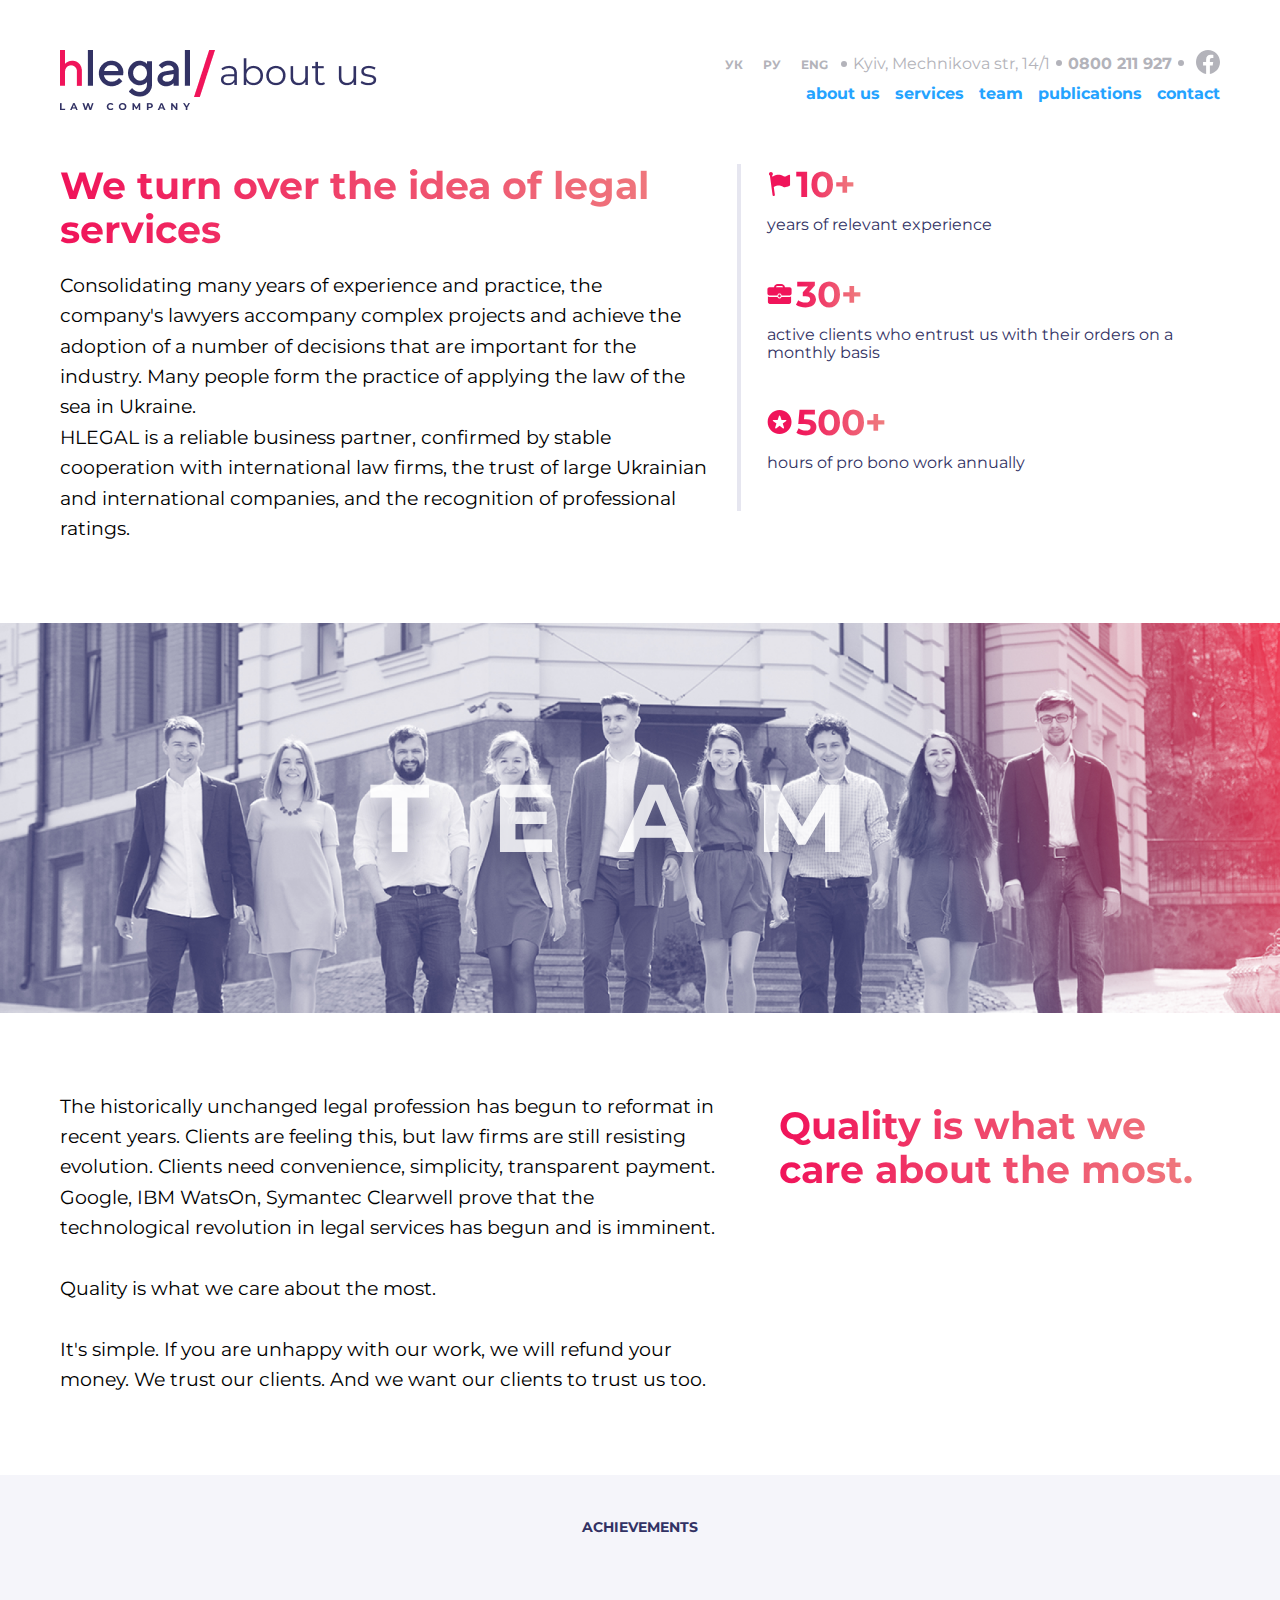
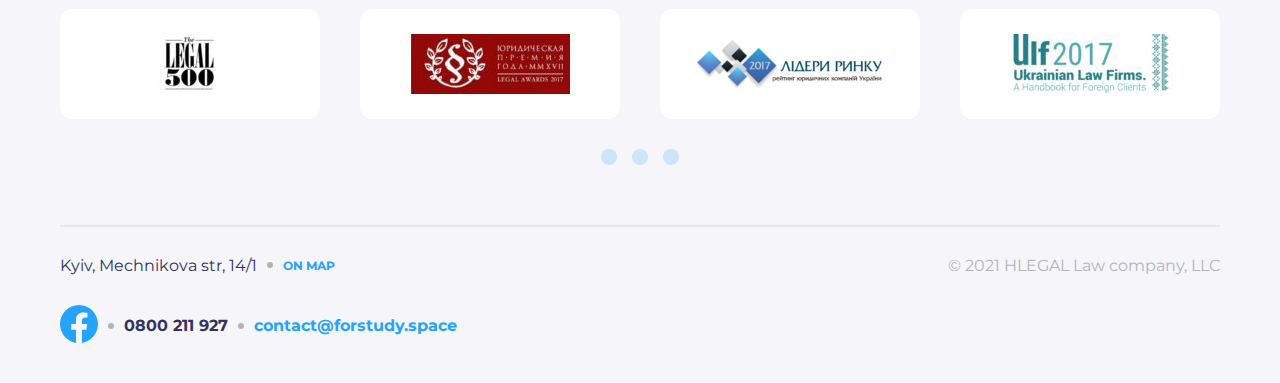
<file: about.html>
<!doctype html>
<html lang="en">
<head>
    <meta charset="UTF-8">
    <meta name="viewport"
          content="width=device-width, user-scalable=no, initial-scale=1.0, maximum-scale=1.0, minimum-scale=1.0">
    <meta http-equiv="X-UA-Compatible" content="ie=edge">
    <title>Hlegal | About us</title>
    <link rel="stylesheet" href="./css/style.css">
    <link rel="stylesheet" href="./css/normalize.css">
    <link rel="preconnect" href="https://fonts.googleapis.com">
    <link rel="preconnect" href="https://fonts.gstatic.com" crossorigin>
    <link href="https://fonts.googleapis.com/css2?family=Montserrat:wght@400;700&display=swap" rel="stylesheet">
</head>
<body>
<header class="header header__about">
    <section class="header__navigation navigation-about">
        <article class="navigation-contacts">
            <div class="navigation-contacts-logo">
                <a href="#" class="logo">
                    <img src="./img/aboutUs/Logo-aboutUs.png" alt="logo">
                </a>
            </div>
            <div class="navigation-contacts-info">
                <a href="#" class="language">ук</a>
                <a href="#" class="language">ру</a>
                <a href="#" class="language">eng</a>
                <span class="info-address info-address-about">Kyiv, Mechnikova str, 14/1</span>
                <span class="info-tel">0800 211 927</span>
                <a href="#" class="facebook">
                    <svg width="24" height="24" viewBox="0 0 24 24" fill="none" xmlns="http://www.w3.org/2000/svg">
                        <path d="M24 12.0733C24 5.40541 18.6274 0 12 0C5.37258 0 0 5.40541 0 12.0733C0 18.0995 4.38823 23.0943 10.125 24V15.5633H7.07813V12.0733H10.125V9.41343C10.125 6.38755 11.9165 4.71615 14.6576 4.71615C15.9705 4.71615 17.3438 4.95195 17.3438 4.95195V7.92313H15.8306C14.3399 7.92313 13.875 8.85379 13.875 9.80857V12.0733H17.2031L16.6711 15.5633H13.875V24C19.6118 23.0943 24 18.0995 24 12.0733Z"
                              fill="#ffff"/>
                    </svg>
                </a>
            </div>
        </article>
        <article class="navigation-list navigation-list-about">
            <input type="checkbox" class="visually-hidden" id="nav-toggler">
            <label for="nav-toggler" class="header__toggler header__toggler-about">
                <span></span><span></span><span></span>
            </label>
            <div class="curtain"></div>
            <div class="navigation-list-items">
                <ul class="navigation-items">
                    <li class="navigation-item">
                        <a href="#" class="selected">about us </a>
                    </li>
                    <li class="navigation-item">
                        <a href="#">services</a>
                    </li>
                    <li class="navigation-item">
                        <a href="#">team</a>
                    </li>
                    <li class="navigation-item">
                        <a href="#">publications</a>
                    </li>
                    <li class="navigation-item">
                        <a href="#">contact</a>
                    </li>
                </ul>
            </div>
        </article>
    </section>
    <section class="header__hero hero-about center-about">
        <article class="header__hero-desc">
            <h2 class="header__hero-title gradient-title">We turn over the idea of legal services</h2>
            <p class="header__hero-text">Consolidating many years of experience and practice, the company's lawyers
                accompany complex projects and achieve the adoption of a number of decisions that are important for the
                industry. Many people form the practice of applying the law of the sea in Ukraine. <br>
                HLEGAL is a reliable business partner, confirmed by stable cooperation with international law firms, the
                trust of large Ukrainian and international companies, and the recognition of professional ratings.</p>
        </article>
        <article class="header__hero-achievement">
            <div class="hero-achievement-items">
                <div class="hero-achievement-item">
                    <div class="achievement-item-sprite">
                        <svg width="0" height="0" class="hidden">
                            <symbol fill="none" xmlns="http://www.w3.org/2000/svg" viewBox="0 0 26 26" id="star">
                                <path d="M13.097 0.552979C6.25249 0.552979 0.68399 6.12148 0.68399 12.966C0.68399 19.811 6.25249 25.38 13.097 25.38C19.9415 25.38 25.51 19.811 25.51 12.966C25.5105 6.12148 19.942 0.552979 13.097 0.552979ZM19.9555 12.0585V12.059L16.362 14.659L17.746 18.889C17.768 18.955 17.7795 19.0255 17.7795 19.0975C17.7795 19.467 17.4805 19.767 17.111 19.767C16.964 19.767 16.829 19.72 16.719 19.6405L13.0975 17.021L9.47599 19.6405C9.36599 19.72 9.23099 19.767 9.08449 19.767C8.71449 19.767 8.41499 19.4675 8.41499 19.0975C8.41499 19.025 8.42699 18.955 8.44899 18.889L9.83349 14.659L6.23999 12.059V12.0585C6.07199 11.9375 5.96299 11.74 5.96299 11.517C5.96299 11.1475 6.26199 10.8485 6.63199 10.8485H11.0805L12.458 6.63798C12.542 6.36448 12.7965 6.16548 13.098 6.16548C13.399 6.16548 13.654 6.36448 13.7375 6.63798L15.115 10.8485H19.5635C19.933 10.8485 20.2325 11.1475 20.2325 11.517C20.232 11.74 20.123 11.9375 19.9555 12.0585Z"
                                      fill="#F0145A"></path>
                            </symbol>
                            <symbol fill="none" xmlns="http://www.w3.org/2000/svg" viewBox="0 0 24 28" id="Vector">
                                <path d="M23.1135 4.3054C22.9445 4.1374 22.7455 4.0529 22.5155 4.0529C22.401 4.0529 22.1595 4.1469 21.7925 4.3324C21.425 4.5184 21.035 4.7254 20.6245 4.9564C20.213 5.1859 19.726 5.3939 19.164 5.5799C18.6025 5.7654 18.0825 5.8594 17.604 5.8594C17.162 5.8594 16.772 5.7754 16.436 5.6069C15.3215 5.0849 14.352 4.6954 13.529 4.4384C12.706 4.1819 11.821 4.0529 10.8735 4.0529C9.2375 4.0529 7.374 4.5849 5.285 5.6469C4.854 5.8619 4.545 6.0284 4.345 6.1504L4.1465 4.6949C4.595 4.3054 4.8845 3.7379 4.8845 3.0974C4.8845 1.9239 3.9335 0.9729 2.76 0.9729C1.5865 0.9729 0.635498 1.9239 0.635498 3.0974C0.635498 3.8629 1.0445 4.5284 1.6515 4.9024L4.5215 25.9474C4.607 26.5739 5.143 27.0284 5.7585 27.0284C5.8145 27.0284 5.8715 27.0249 5.929 27.0174C6.613 26.9234 7.092 26.2939 6.9985 25.6099L5.845 17.1514C7.938 16.1129 9.7485 15.5894 11.2715 15.5894C11.918 15.5894 12.5485 15.6859 13.163 15.8809C13.778 16.0764 14.2895 16.2884 14.6965 16.5179C15.1035 16.7479 15.584 16.9609 16.1365 17.1549C16.69 17.3499 17.2365 17.4474 17.776 17.4474C19.139 17.4474 20.7715 16.9339 22.674 15.9074C22.913 15.7834 23.088 15.6614 23.1985 15.5419C23.309 15.4224 23.3645 15.2524 23.3645 15.0314V4.9029C23.3645 4.6734 23.281 4.4739 23.1135 4.3054Z"
                                      fill="#F0145A"></path>
                            </symbol>
                            <symbol fill="none" xmlns="http://www.w3.org/2000/svg" viewBox="0 0 26 22" id="Group">
                                <path d="M14.232 13.332V12.774C14.232 12.0935 13.6805 11.542 13.0005 11.542C12.32 11.542 11.7685 12.0935 11.7685 12.774V13.332C11.7685 14.0125 12.32 14.564 13.0005 14.564C13.68 14.564 14.232 14.0125 14.232 13.332Z"
                                      fill="#F0145A"></path>
                                <path d="M15.077 14.0136C14.804 14.9071 13.9815 15.5631 13.0005 15.5631C12.019 15.5631 11.1965 14.9071 10.9235 14.0136H2.43898C1.90348 14.0136 1.39748 13.8891 0.943481 13.6731V19.3066C0.943481 20.4066 1.84348 21.3066 2.94348 21.3066H23.0565C24.1565 21.3066 25.0565 20.4066 25.0565 19.3066V13.6736C24.602 13.8896 24.0965 14.0141 23.561 14.0141H15.077V14.0136Z"
                                      fill="#F0145A"></path>
                                <path d="M23.4775 3.8976H18.677C18.387 2.0846 16.8165 0.693604 14.923 0.693604H11.0765C9.183 0.693604 7.613 2.0846 7.3225 3.8976H2.5225C1.3765 3.8976 0.438995 4.7976 0.438995 5.8976V10.5141C0.438995 11.6186 1.3345 12.5141 2.439 12.5141H10.829C10.8575 11.9386 11.1045 11.4216 11.495 11.0476C11.507 11.0361 11.521 11.0271 11.5335 11.0161C11.62 10.9366 11.71 10.8616 11.8085 10.7966C11.8435 10.7731 11.8835 10.7571 11.92 10.7361C12.001 10.6896 12.081 10.6411 12.1685 10.6051C12.237 10.5766 12.311 10.5601 12.383 10.5386C12.445 10.5201 12.504 10.4956 12.5685 10.4826C12.708 10.4541 12.8525 10.4391 13 10.4391C13.148 10.4391 13.292 10.4546 13.4315 10.4826C13.4955 10.4956 13.5545 10.5201 13.6165 10.5386C13.6885 10.5601 13.7625 10.5766 13.831 10.6056C13.918 10.6416 13.9975 10.6896 14.0785 10.7361C14.1155 10.7576 14.1555 10.7736 14.191 10.7971C14.2895 10.8616 14.379 10.9366 14.4655 11.0161C14.478 11.0276 14.4925 11.0366 14.5045 11.0486C14.8955 11.4226 15.142 11.9396 15.1705 12.5151H23.5605C24.665 12.5151 25.5605 11.6196 25.5605 10.5151V5.8986C25.561 4.7976 24.6235 3.8976 23.4775 3.8976ZM9.248 3.8976C9.503 3.1271 10.2215 2.5656 11.0765 2.5656H14.923C15.778 2.5656 16.4965 3.1271 16.7515 3.8976H9.248Z"
                                      fill="#F0145A"></path>
                            </symbol>
                        </svg>
                        <svg class="icon">
                            <use xlink:href="#Vector"></use>
                        </svg>
                        <span class="gradient-title">10+</span></div>
                    <p class="achievement-item-text">years of relevant experience</p>
                </div>
                <div class="hero-achievement-item">
                    <div class="achievement-item-sprite">
                        <svg class="icon">
                            <use xlink:href="#Group"></use>
                        </svg>

                        <span class="gradient-title">30+</span></div>
                    <p class="achievement-item-text">active clients who entrust us with their orders on a monthly
                        basis</p>
                </div>
                <div class="hero-achievement-item">
                    <div class="achievement-item-sprite">
                        <svg class="icon">
                            <use xlink:href="#star"></use>
                        </svg>
                        <span class="gradient-title">500+</span></div>
                    <p class="achievement-item-text">hours of pro bono work annually</p>
                </div>
            </div>
        </article>
    </section>
</header>
<main class="main">
    <section class="main__team">
        <article class="main__team-poster">
            <img src="/img/aboutUs/Team.jpg" alt="team" class="team-poster-img">
            <h1 class="team-poster-title">team</h1>
        </article>
        <article class="main__team-desc center-about">
            <p class="team-desc-text">The historically unchanged legal profession has begun to reformat in recent years.
                Clients are feeling this, but law firms are still resisting evolution. Clients need convenience,
                simplicity, transparent payment. Google, IBM WatsOn, Symantec Clearwell prove that the technological
                revolution in legal services has begun and is imminent. <br>
                <br>Quality is what we care about the most. <br>
                <br>It's simple. If you are unhappy with our work, we will refund your money. We trust our clients. And
                we
                want our clients to trust us too.</p>
            <h2 class="team-desc-subtitle gradient-title">Quality is what we care about the most.</h2>
        </article>
    </section>
    <section class="main__slider slider-about">
        <p class="main__slider-title">achievements</p>
        <div class="slide-items" id="slide">
            <div class="slide-item">
                <div class="slide-img"><img src="/img/aboutUs/Achievment-1.png" alt="Achievment-1"></div>
                <div class="slide-img"><img src="/img/aboutUs/Achievment-2.png" alt="Achievment-2"></div>
                <div class="slide-img"><img src="/img/aboutUs/Achievment-3.png" alt="Achievment-3"></div>
                <div class="slide-img"><img src="/img/aboutUs/Achievment-4.png" alt="Achievment-4"></div>
            </div>
        </div>
        <div class="slider-nav">
            <a href="#slide"></a>
            <a href="#!"></a>
            <a href="#!"></a>
        </div>
    </section>
</main>
<footer class="footer">
    <div class="footer__line">
        <span></span>
    </div>
    <section class="footer__contacts">
        <article class="footer__contacts-desc">
            <div class="contacts-address">
                <span class="info-address">Kyiv, Mechnikova str, 14/1</span>
                <a href="#" class="on-map">on map</a>
            </div>
        </article>
        <article class="footer__contacts-copyrights">
            <span>© 2021 HLEGAL Law company, LLC</span>
        </article>
        <article class="footer__contacts-tel">
            <div class="contacts-tel">
                <a href="#" class="facebook">
                    <svg width="38" height="38" viewBox="0 0 38 38" fill="none" xmlns="http://www.w3.org/2000/svg">
                        <path d="M38 19.1161C38 8.55857 29.4934 0 19 0C8.50658 0 0 8.55857 0 19.1161C0 28.6575 6.94803 36.5659 16.0312 38V24.6419H11.207V19.1161H16.0312V14.9046C16.0312 10.1136 18.8678 7.46723 23.2078 7.46723C25.2866 7.46723 27.4609 7.84059 27.4609 7.84059V12.545H25.0651C22.7048 12.545 21.9688 14.0185 21.9688 15.5302V19.1161H27.2383L26.3959 24.6419H21.9688V38C31.052 36.5659 38 28.6575 38 19.1161Z"
                              fill="#24A3FF"/>
                    </svg>
                </a>
                <span class="contact-tel">0800 211 927</span>
                <a href="#" class="e-mail">contact@forstudy.space</a>
            </div>
        </article>
    </section>
</footer>
</body>
</html>
</file>
<file: css/style.css>
body{font-family:"Montserrat",sans-serif}body h2{font-weight:700;font-size:38px}body a{text-decoration:none;color:#fff}.center{padding-right:60px;padding-left:60px}.center-about{padding-left:180px;padding-right:180px}.link-arrow{font-weight:700;font-size:14px;color:#24a3ff;letter-spacing:1px;text-transform:uppercase}.link-arrow .arrow{border:solid #24a3ff;border-width:0 3px 3px 0;display:inline-block;padding:3px}.link-arrow .right{transform:rotate(-45deg)}.link-arrow:hover{color:#f0145a}.link-arrow:hover i{border-color:#f0145a}.gradient-title{background:linear-gradient(90.13deg, #F0145A 0.84%, #EF8080 99.96%);-webkit-background-clip:text;-webkit-text-fill-color:transparent}.visually-hidden{position:absolute;width:1px;height:1px;margin:-1px;border:0;padding:0;white-space:nowrap;clip-path:inset(100%);clip:rect(0 0 0 0);overflow:hidden}@media screen and (min-width: 1920px){.center{padding-right:160px;padding-left:160px}.main__partners{margin-bottom:60px}.main_partners-grid{padding-left:100px;padding-right:100px}.main_partners-grid .grid-logo:nth-child(1){border-top-left-radius:12px}.main_partners-grid .grid-logo:nth-child(4){border-top-right-radius:12px}.main_partners-grid .grid-logo:nth-child(9){border-bottom-left-radius:12px}.main_partners-grid .grid-logo:nth-child(12){border-bottom-right-radius:12px}}@media screen and (min-width: 1024px){body header:after{top:100.45%}.center{padding-right:60px;padding-left:60px}}@media screen and (max-width: 768px){body header:after{top:100.32%}.header__hero-offer{flex-direction:column}.header__hero-offer .offer-line{width:100%;height:4px;background:rgba(255, 255, 255, 0.3);margin:22px 0 35px}.offer-items{display:flex;gap:30px;width:100%;overflow:hidden;overflow-x:auto}.header .header__cards-items{grid:1fr 1fr 1fr/repeat(2, 1fr)}.main .slide{flex-direction:column}.main .slide .slide-img{min-height:500px}.main__partners .main_partners-grid{grid:repeat(4, 1fr)/repeat(3, 33.333%);margin-bottom:0}body .main .main__publications{padding-top:30px}.main .main__publications-cards{grid:1fr/1fr 1fr;padding:0}body .main .main__publications-cards .publications-card:last-of-type{grid-column:span 2}.header__navigation{display:flex;flex-direction:column;justify-content:flex-start}.header__navigation .navigation-contacts{display:flex;flex-direction:column}.header__navigation .navigation-contacts .navigation-contacts-logo{order:2;margin:30px 0 30px;z-index:2}.header__navigation .navigation-contacts .navigation-contacts-info{order:1;padding:0}.header .header__navigation .navigation-list{justify-content:flex-start;margin:0}.header .header__navigation .navigation-list .navigation-items{padding:0}}@media screen and (max-width: 414px){body .header:before{content:"";position:absolute;top:100%;left:2.5%;width:94%;height:10px;margin:0 auto;border-bottom-right-radius:12px;border-bottom-left-radius:12px;background:#cacadb}body .header:after{content:"";position:absolute;top:100.2%;left:3.5%;width:92%;height:10px;margin:0 auto;border-bottom-right-radius:12px;border-bottom-left-radius:12px;background:#e7e7f2}.center{padding-right:30px;padding-left:30px}.header .header__navigation{padding:0;width:100%;margin:0 -30px}.header .header__navigation .navigation-contacts-info .info-address,.header .header__navigation .navigation-contacts-info .facebook,.header .header__navigation .navigation-contacts-info .info-tel:before,.header .header__navigation .navigation-contacts-info .info-tel:after{display:none}.navigation-contacts{padding:0 15px}.navigation-contacts .navigation-contacts-logo{z-index:2}.navigation-contacts .navigation-contacts-logo .logo img{width:25%}.navigation-contacts .navigation-contacts-info{background:rgba(245, 245, 250, 0.2);opacity:80%;height:45px;margin-left:-15px;margin-right:-75px}.navigation-contacts .navigation-contacts-info .language:first-child{padding-left:22px}.navigation-contacts .navigation-contacts-info .info-tel{padding-left:100px;padding-right:10px}.header .header__navigation .navigation-list .navigation-list-items{position:fixed;left:3%;top:50%;width:94%;height:70%;background:#fff;display:none;flex-direction:column;gap:30px;align-items:center;padding:40px;box-sizing:border-box;border-radius:12px;z-index:3}.header .header__navigation .navigation-list .navigation-list-items .navigation-items{padding:20px 0 0 0;margin:0;list-style:none;display:flex;flex-direction:column;align-items:center;gap:15px}.header .header__navigation .navigation-list .navigation-list-items .navigation-items a{display:flex;align-items:center;justify-content:center;background:#f5f5fa;width:335px;height:43px;border-radius:12px;text-align:center;color:#24a3ff;font-weight:700;font-size:24px}.header .header__navigation .navigation-list .navigation-list-items .navigation-items a:active{background:#e6e6f0}.header .header__navigation .navigation-list .navigation-list-items .navigation-items a:hover{color:#f0145a;text-decoration:none !important}.header__toggler{width:18px;height:15px;display:block;position:relative;z-index:5}.header__toggler span{width:100%;height:2px;background:#fff;display:block;position:absolute;left:330px;top:-60px;transform:translateY(-50%)}.header__toggler span:nth-child(2){width:18px;top:-55px;left:339px;transform:translate(-50%, -50%)}.header__toggler span:nth-child(3){top:-50px}.curtain{position:absolute;top:0;left:0;width:100vw;height:100vh;background:#323264;opacity:.7;display:none;z-index:2}#nav-toggler:checked~.navigation-list-items{display:flex}#nav-toggler:checked~.curtain{display:flex}#nav-toggler:checked~.navigation-list-items>ul>li>.selected{color:#f0145a}#nav-toggler:checked~.navigation-list-items>ul>li>a:hover{background:#e6e6f0}#nav-toggler:checked~.navigation-list-items>ul>li>a:active{color:#24a3ff}#nav-toggler:checked~.header__toggler span{position:fixed;top:484px;left:353px;width:7%;background:#ec6f5d;z-index:10;transform:translate(-50%, -50%) rotate(225deg)}#nav-toggler:checked~.header__toggler span:nth-child(2){transform:translate(-50%, -50%) rotate(-225deg);background:#ec6f5d}.header__hero .header__hero-title{padding-top:125px}.header__hero .header__hero-offer{margin-bottom:30px}.offer-items{width:100%;overflow-x:auto}body .header .header__cards-items{grid:repeat(6, 1fr)/1fr;gap:0;margin-bottom:0}.main .main__slider .slide .slide-img{min-width:100%}.slide-desk-title{font-size:30px}.main .main_partners-grid{grid:repeat(6, 1fr)/1fr}.main .main_partners-grid .grid-logo:nth-child(n+7){display:none}.main .main__publications .main__publications-cards{display:flex;flex-direction:column}body .footer{padding:0 30px 30px 30px}.footer__line{padding-top:30px}.footer .footer__contacts{grid:repeat(3, 1fr)/1fr}.footer .footer__contacts .footer__contacts-desc{margin-bottom:0}.footer .footer__contacts .footer__contacts-desc .contacts-address{gap:10px;margin-bottom:0}.footer .footer__contacts .footer__contacts-desc .contacts-address .on-map:before{display:none}.footer .footer__contacts .footer__contacts-tel{grid-column:span 1;margin-top:-30px}.footer .footer__contacts .contacts-address{flex-direction:column}.footer .footer__contacts .contacts-tel{flex-direction:column;margin-bottom:30px}.footer .footer__contacts .contacts-tel .contact-tel:before{display:none}.footer .footer__contacts .contacts-tel .e-mail:before{display:none}.footer__contacts-copyrights{order:3}.footer__contacts-copyrights span{width:100%;text-align:center}}@media screen and (max-width: 375px){.header .header__navigation .navigation-list .navigation-list-items{position:fixed;left:3%;top:33%}#nav-toggler:checked~.header__toggler span{top:260px;left:325px}}body header{position:relative;background:linear-gradient(228.57deg, #323264 11.93%, #323264 57.17%, #643E72 87.46%);border-bottom-right-radius:12px;border-bottom-left-radius:12px;margin-bottom:60px}header:before{content:"";position:absolute;top:100%;left:1.5%;width:97%;height:10px;margin:0 auto;border-bottom-right-radius:12px;border-bottom-left-radius:12px;background:#cacadb}header:after{content:"";position:absolute;top:100.5%;left:3.5%;width:93%;height:10px;margin:0 auto;border-bottom-right-radius:12px;border-bottom-left-radius:12px;background:#e7e7f2}.header__navigation{padding-top:50px}.header__navigation .navigation-contacts{display:flex;justify-content:space-between;font-weight:400;font-size:16px}.header__navigation .navigation-contacts-info{display:flex;gap:6px;align-items:center;padding-bottom:36px;z-index:2}.header__navigation .navigation-contacts-info .language{box-sizing:border-box;text-transform:uppercase;margin-left:7px;margin-right:7px;font-weight:700;font-size:12px;line-height:15px}.header__navigation .navigation-contacts-info .language:hover{background:#f0145a;border-radius:8px;padding:5px 7px}.header__navigation .navigation-contacts-info .info-address{display:flex;color:#fff}.header__navigation .navigation-contacts-info .info-tel{display:flex;font-weight:700;line-height:20px;color:#fff}.header__navigation .navigation-contacts-info .info-address:before,.header__navigation .navigation-contacts-info .info-tel:before{content:"";width:6px;height:6px;margin-top:6px;margin-right:6px;border-radius:50%;background:#e6e6f0}.header__navigation .navigation-contacts-info .info-tel:after{content:"";width:6px;height:6px;margin-top:6px;margin-left:6px;border-radius:50%;background:#e6e6f0}.header__navigation .navigation-contacts-info .facebook svg:hover path{fill:#f0145a}.header__navigation .navigation-list{display:flex;justify-content:flex-end;margin-top:-30px}.header__navigation .navigation-list .navigation-list-items{z-index:2}.header__navigation .navigation-list .navigation-list-items .navigation-items{list-style:none;display:flex;flex-direction:row;justify-content:flex-end;gap:15px;margin:0;font-weight:700;line-height:20px}.header__navigation .navigation-list .navigation-list-items .navigation-items .navigation-item a:hover{text-decoration:underline;text-underline-offset:6px;text-decoration-thickness:2px}.header__navigation .navigation-list .navigation-list-items .navigation-items .navigation-item a:active{color:#f0145a;text-decoration:underline}.header-image{position:absolute;top:400px;left:50%;transform:translate(-50%, -50%);z-index:1;overflow:hidden;width:100%;display:flex;justify-content:center}.header__hero{display:flex;flex-direction:column}.header__hero-title{z-index:2;text-align:center;padding-top:180px;margin-bottom:305px;color:#fff}.header__hero-arrow{align-self:center;width:42px;height:42px;z-index:2;background:url("/img/scroll_sprites.png") -72px -10px}.header__hero-arrow:hover{background:url("/img/scroll_sprites.png") -10px -10px}.header__hero-offer{display:flex;align-items:center;margin:75px 0}.header__hero-offer .offer-items{list-style:none;text-align:end;font-weight:700;font-size:38px;line-height:1.2;white-space:nowrap}.header__hero-offer .offer-items .offer-item{margin-bottom:30px}.header__hero-offer .offer-items .offer-item a{color:#b3b3ba}.header__hero-offer .offer-items .offer-item a:hover{color:#f0145a}.header__hero-offer .offer-items .offer-item:first-child{background:linear-gradient(90.13deg, #F0145A 0.84%, #EF8080 99.96%);-webkit-background-clip:text;-webkit-text-fill-color:transparent}.header__hero-offer span{width:4px;height:300px;background:rgba(255, 255, 255, 0.3);margin:0 60px}.header__hero-offer .offer-desc .offer-desc-title{font-size:30px;color:#fff}.header__hero-offer .offer-desc .offer-desc-text{font-size:19px;color:#fff}.header__cards-title{margin:10px 0 0}.header__cards{display:flex;flex-direction:column}.header__cards-items{display:grid;grid:1fr 1fr/repeat(3, 1fr);gap:60px;margin:60px 0;color:#fff}.header__cards-items .cards-item-img{display:flex;justify-content:center;align-items:center;width:92px;height:92px;background:#fff;border-radius:24px;padding:14px}.header__cards-items .cards-item-subtitle h3{margin:30px 0 15px;font-weight:700;font-size:22px;color:#24a3ff}.header__cards-items .cards-item-subtitle h3:hover{color:#f0145a}main .main__slider{display:flex;flex-direction:column;gap:30px}main .main__slider .slide{display:flex;background:#f5f5fa;border-radius:12px}main .main__slider .slide .slide-img{min-width:400px;background-image:url(/img/team.png);background-repeat:no-repeat;background-position:center;background-size:cover}main .main__slider .slide .slide-desk{margin:30px}main .main__slider .slide .slide-desk .slide-desk-title{margin:5px 30px 0 0}main .main__slider .slide .slide-desk .slide-desk-position{font-weight:700;font-size:16px;color:#b3b3b3;margin:30px 0 6px}main .main__slider .slide .slide-desk .slide-desk-name{font-weight:400;font-size:14px;color:#b3b3b3;margin:0}main .main__slider .slider-nav{display:flex;justify-content:center;gap:15px;margin-bottom:60px}main .main__slider .slider-nav a{width:16px;height:16px;background:#24a3ff;border-radius:50%;opacity:.2}main .main__slider .slider-nav a:hover{opacity:.6}main .main__slider .slider-nav a:active{opacity:1}.main_partners-title{text-align:center;font-weight:700;font-size:14px;color:#323264;margin-bottom:30px;margin-top:0;text-transform:uppercase}.main_partners-grid{display:grid;grid:repeat(3, 1fr)/repeat(4, 25%)}.main_partners-grid .grid-logo{display:flex;justify-content:center;align-items:center;min-height:120px}.main_partners-grid .grid-logo:nth-child(1){background:#1c4280}.main_partners-grid .grid-logo:nth-child(2){background:#143646}.main_partners-grid .grid-logo:nth-child(3){background:#f48b30}.main_partners-grid .grid-logo:nth-child(4){background:#9e4dc3}.main_partners-grid .grid-logo:nth-child(5){background:#fd9339}.main_partners-grid .grid-logo:nth-child(6){background:#e2e2e4}.main_partners-grid .grid-logo:nth-child(7){background:#c71c36}.main_partners-grid .grid-logo:nth-child(8){background:#dcf3f9}.main_partners-grid .grid-logo:nth-child(9){background:#eaeaea}.main_partners-grid .grid-logo:nth-child(10){background:#282240}.main_partners-grid .grid-logo:nth-child(11){background:#1d4568}.main_partners-grid .grid-logo:nth-child(12){background:#000}.main__publications{background:#f5f5fa;padding-top:30px}.main__publications-title{margin:10px 0 30px}.main__publications-cards{display:grid;grid:1fr/repeat(3, 33%);gap:30px;padding:0 60px 30px 0}.main__publications-cards .publications-card{width:100%;background:#fff}.main__publications-cards .publications-card .card-image img{object-fit:cover;width:100%;height:200px;border-radius:8px 8px 0 0}.main__publications-cards .publications-card .card-subtitle{font-weight:700;color:#24a3ff;margin:30px 30px 15px}.main__publications-cards .publications-card .card-subtitle:hover{color:#f0145a}.main__publications-cards .publications-card .card-date{font-weight:700;font-size:12px;color:#b3b3b3;margin:0 30px}.main__publications-cards .publications-card .card-line{display:flex;margin:15px 0}.main__publications-cards .publications-card .card-line span{height:4px;width:100%;margin:0 30px;background:#e6e6f0}.main__publications-cards .publications-card .card-desc{font-size:14px;padding:0 30px 30px;margin:15px 0 0}.footer{background:#f5f5fa;padding-bottom:30px}.footer__line{display:flex;margin-bottom:30px}.footer__line span{height:2px;width:100%;background:#e6e6f0}.footer__contacts{display:grid;grid:1fr 1fr/1fr 1fr}.footer__contacts .footer__contacts-desc{display:flex;flex-direction:column;gap:21px;margin-bottom:30px}.footer__contacts .footer__contacts-desc .contacts-address{display:flex;align-items:center}.footer__contacts .footer__contacts-desc .contacts-address .info-address{color:#323264;margin-right:10px}.footer__contacts .footer__contacts-desc .contacts-address .on-map{display:flex;font-weight:700;font-size:12px;color:#24a3ff;text-transform:uppercase}.footer__contacts .footer__contacts-desc .contacts-address .on-map:before{content:"";width:6px;height:6px;margin-top:3px;margin-right:10px;border-radius:50%;background:#b3b3ba}.footer__contacts .footer__contacts-desc .contacts-address .on-map:hover{color:#f0145a}.footer__contacts .footer__contacts-tel{grid-column:span 2}.footer__contacts .contacts-tel{display:flex;align-items:center;gap:10px}.footer__contacts .contacts-tel .facebook svg:hover path{fill:#f0145a}.footer__contacts .contacts-tel .contact-tel{display:flex;font-weight:700;color:#323264}.footer__contacts .contacts-tel .contact-tel:before{content:"";width:6px;height:6px;margin-top:6px;margin-right:10px;border-radius:50%;background:#b3b3ba}.footer__contacts .contacts-tel .e-mail{display:flex;font-weight:700;color:#24a3ff}.footer__contacts .contacts-tel .e-mail:before{content:"";width:6px;height:6px;margin-top:6px;margin-right:10px;border-radius:50%;background:#b3b3ba}.footer__contacts .contacts-tel .e-mail:hover{color:#f0145a}.footer__contacts .footer__contacts-copyrights{display:flex;justify-content:end;color:#b3b3ba}header{position:relative;border-bottom-right-radius:12px;border-bottom-left-radius:12px;margin-bottom:60px}.header__about{background:none}.header__about:before,.header__about:after{display:none}.header__navigation{padding:50px 60px 60px 60px}.header__navigation .navigation-contacts{display:flex;justify-content:space-between;font-weight:400;font-size:16px}.header__navigation .navigation-contacts-info{display:flex;gap:6px;align-items:center;padding-bottom:36px;z-index:2}.header__navigation .navigation-contacts-info .language{box-sizing:border-box;text-transform:uppercase;margin-left:7px;margin-right:7px;font-weight:700;font-size:12px;line-height:15px;color:#b3b3ba}.header__navigation .navigation-contacts-info .language:hover{background:#f0145a;border-radius:8px;padding:5px 7px;color:#fff}.header__navigation .navigation-contacts-info .info-address{display:flex;color:#b3b3ba}.header__navigation .navigation-contacts-info .info-tel{display:flex;font-weight:700;line-height:20px;color:#b3b3ba}.header__navigation .navigation-contacts-info .info-address:before,.header__navigation .navigation-contacts-info .info-tel:before,.header__navigation .navigation-contacts-info .info-tel:after{content:"";width:6px;height:6px;margin-top:6px;margin-right:6px;border-radius:50%;background:#b3b3ba}.header__navigation .navigation-contacts-info .facebook svg path{fill:#b3b3ba}.header__navigation .navigation-contacts-info .facebook svg:hover path{fill:#f0145a}.header__navigation .navigation-list{display:flex;justify-content:flex-end;margin-top:-30px}.header__navigation .navigation-list-items{z-index:2}.header__navigation .navigation-list-items .navigation-items{list-style:none;display:flex;flex-direction:row;justify-content:flex-end;gap:15px;margin:0;font-weight:700;line-height:20px}.header__navigation .navigation-list-items .navigation-items .navigation-item a{color:#24a3ff;margin-top:18px}.header__navigation .navigation-list-items .navigation-items .navigation-item a:hover{text-decoration:underline;text-underline-offset:6px;text-decoration-thickness:2px}.header__navigation .navigation-list-items .navigation-items .navigation-item a:active{color:#f0145a;text-decoration:underline;text-underline-offset:6px;text-decoration-thickness:2px}.header .hero-about{display:flex;flex-direction:row;gap:30px;margin-bottom:60px}.header .hero-about .header__hero-desc{display:flex;flex-direction:column;width:100%}.header .hero-about .header__hero-desc .header__hero-title{text-align:start;margin:0;padding:0}.header .hero-about .header__hero-desc .header__hero-text{font-size:19px;line-height:1.6}.header .hero-about .header__hero-achievement{display:flex;width:70%;padding-left:30px;position:relative}.header .hero-about .header__hero-achievement .hero-achievement-item span{font-weight:700;font-size:36px}.header .hero-about .header__hero-achievement .hero-achievement-item svg{width:25px;height:26px}.header .hero-about .header__hero-achievement .hero-achievement-item .hidden{display:none}.header .hero-about .header__hero-achievement .achievement-item-text{color:#323264;padding:10px 0 40px;margin:0}.header .hero-about .header__hero-achievement:before{content:"";position:absolute;top:0;left:0;width:4px;height:87%;background:#e6e6f0}.main__team-poster{display:flex;position:relative}.main__team-poster .team-poster-img{width:100%}.main__team-poster .team-poster-title{position:absolute;top:50%;left:50%;transform:translate(-50%, -50%);text-transform:uppercase;color:#fff;text-align:center;font-weight:700;font-size:96px;letter-spacing:63px;z-index:1;opacity:.8;text-shadow:0 15px 30px rgba(40, 40, 86, 0.8);margin:0}.main__team-desc{margin:60px 0;display:flex}.main__team-desc .team-desc-text{width:102%;font-size:19px;line-height:1.6}.main__team-desc .team-desc-subtitle{margin-left:60px}.slider-about{background:#f5f5fa}.slider-about .main__slider-title{text-align:center;font-weight:700;font-size:14px;color:#323264;padding:30px 0;text-transform:uppercase}.slider-about .slide-item{display:grid;grid:1fr/repeat(4, 1fr);gap:40px;background-image:none;padding:0 60px}.slider-about .slide-item .slide-img{display:flex;width:100%;justify-content:center;padding-top:25px;padding-bottom:25px;background:#fff;border-radius:12px}.slider-about .slide-item .slide-img img{max-width:100%}.footer{padding-left:60px;padding-right:60px}@media screen and (min-width: 1920px){.header .center-about{padding-right:280px;padding-left:280px}.main .center-about{padding-right:280px;padding-left:280px}.header__navigation{padding:50px 160px 60px 160px}.footer{padding-left:160px;padding-right:160px}}@media screen and (min-width: 1024px){.center-about{padding-right:60px;padding-left:60px}}@media screen and (max-width: 768px){.center-about{padding-right:60px;padding-left:60px}.header__about .header__hero{flex-direction:column}.header__about .header__hero-achievement:before{height:90%}.main__team-poster .team-poster-title{font-size:46px}.main__team-desc{display:flex;flex-direction:column}.main__team-desc .team-desc-subtitle{margin-left:0}}@media screen and (max-width: 414px){.center-about{padding-right:30px;padding-left:30px}body .header__about{margin-bottom:0}.header__about .navigation-about .navigation-contacts .navigation-contacts-logo{margin:15px 0 15px 50px}.navigation-about .navigation-contacts .navigation-contacts-logo .logo img{width:50%}.navigation-contacts-info{padding:0;justify-content:center}.navigation-contacts-info .info-address-about{display:none !important}.navigation-contacts-info .info-address:before,.navigation-contacts-info .info-tel:before,.navigation-contacts-info .info-tel:after{display:none}.navigation-list-about .header__toggler-about span{width:100%;height:2px;background:#323264;display:block;position:absolute;left:360px;top:-43px;transform:translateY(-50%)}.navigation-list-about .header__toggler-about span:nth-child(2){width:18px;top:-33px;left:369px;transform:translate(-50%, -50%)}.navigation-list-about .header__toggler-about span:nth-child(3){top:-38px}.navigation-list-about .header__toggler-about span .curtain{position:absolute;top:0;left:0;width:100vw;height:100vh;background:#323264;opacity:.7;display:none;z-index:2}.navigation-list-about .header__toggler-about span #nav-toggler:checked~.navigation-list-items{display:flex}.navigation-list-about .header__toggler-about span #nav-toggler:checked~.curtain{display:flex;overflow:hidden;pointer-events:none}.header__about .hero-about{flex-direction:column}.header .header__hero{margin-bottom:30px}.header__hero-title{z-index:1}.header__hero-achievement:before{content:"";position:absolute;top:0;left:0;width:4px;height:90%;background:#e6e6f0}.achievement-item-text{width:130%}.main__team-poster .team-poster-title{font-size:36px;letter-spacing:13px}.main__team-desc{margin-top:30px}.slide-items .slide-item{display:flex}.slide-items .slide-item .slide-img:nth-child(n+2){display:none}}@media screen and (max-width: 414px){.header__about{overflow:hidden}.center-about{padding-right:30px;padding-left:30px}.header__about{margin-bottom:0}.navigation-about .navigation-contacts .navigation-contacts-logo{margin:15px 0 15px 50px}.navigation-about .navigation-contacts .navigation-contacts-logo .logo img{width:50%}.navigation-contacts-info{padding:0;justify-content:center}.navigation-list-about .header__toggler-about span{width:100%;height:2px;background:#323264;display:block;position:absolute;left:360px;top:-43px;transform:translateY(-50%)}.navigation-list-about .header__toggler-about span:nth-child(2){width:18px;top:-33px;left:369px;transform:translate(-50%, -50%)}.navigation-list-about .header__toggler-about span:nth-child(3){top:-38px}.navigation-list-about .header__toggler-about span .curtain{position:absolute;top:0;left:0;width:100vw;height:100vh;background:#323264;opacity:.7;display:none;z-index:2}.navigation-list-about .header__toggler-about span #nav-toggler:checked~.navigation-list-items{display:flex}.navigation-list-about .header__toggler-about span #nav-toggler:checked~.curtain{display:flex;overflow:hidden;pointer-events:none}.navigation-list-about .header__toggler-about span #nav-toggler:checked~.header__toggler span{top:484px;left:353px}.header__about .hero-about{flex-direction:column}.header .header__hero{margin-bottom:30px}.header__hero-title{z-index:1}.header__hero-achievement:before{content:"";position:absolute;top:0;left:0;width:4px;height:90%;background:#e6e6f0}.achievement-item-text{width:130%}.main__team-poster .team-poster-title{font-size:36px;letter-spacing:13px}.main__team-desc{margin-top:30px}.slide-items .slide-item{display:flex}.slide-items .slide-item .slide-img:nth-child(n+2){display:none}}/*# sourceMappingURL=style.css.map */
</file>
